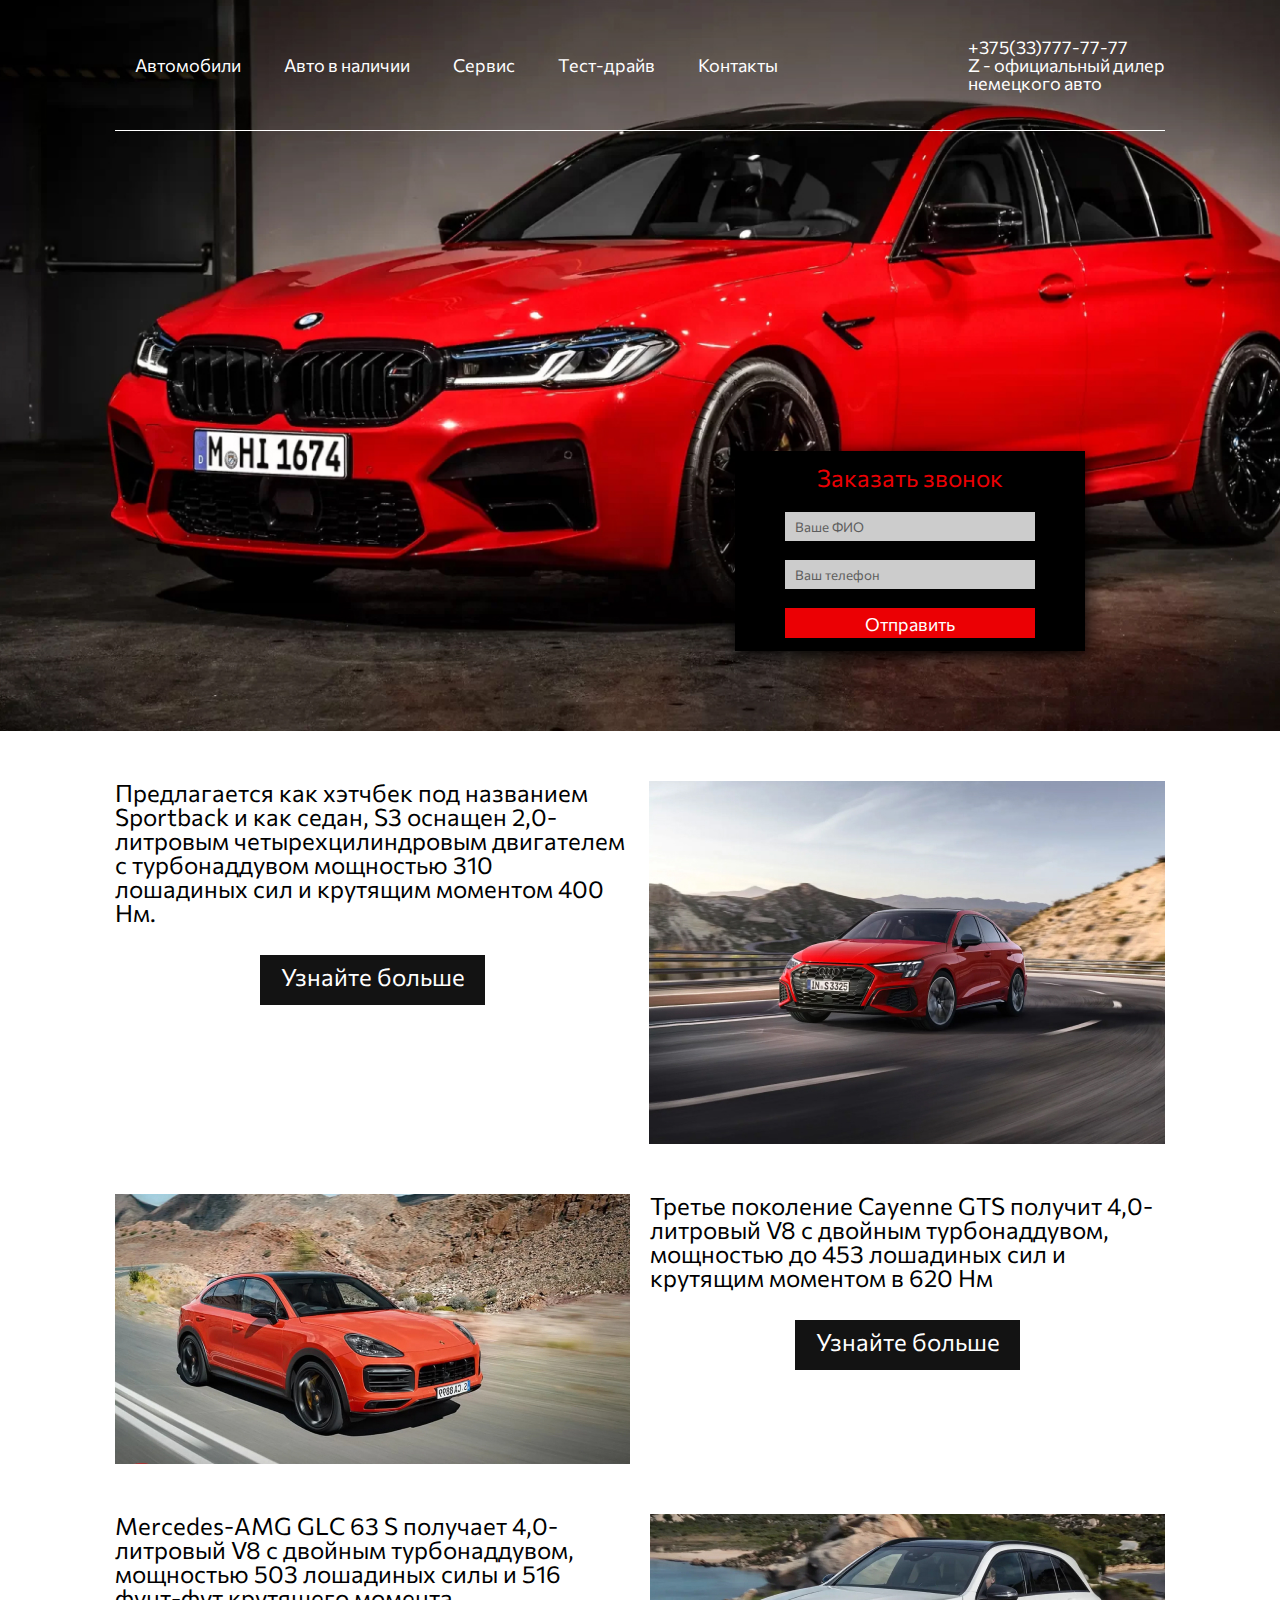
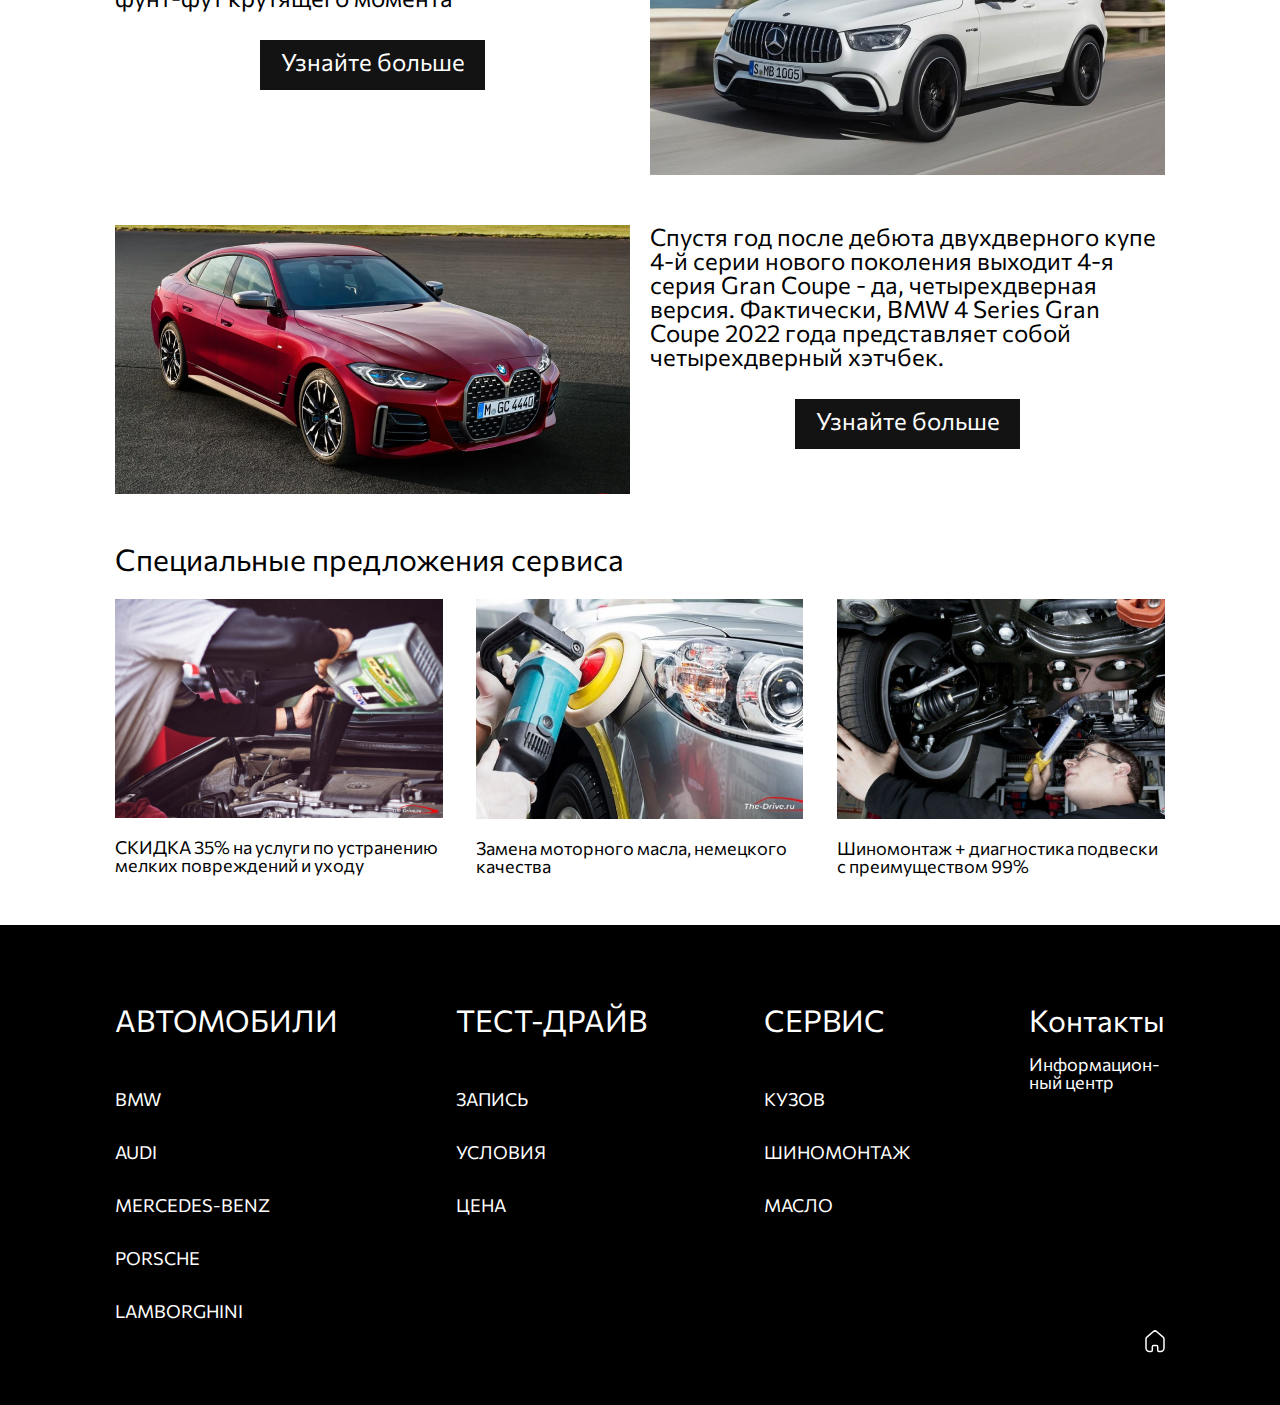
<file: проект+/page-1/index.html>
<!DOCTYPE html>
<html lang="en">
<head>
    <meta charset="UTF-8">
    <meta http-equiv="X-UA-Compatible" content="IE=edge">
    <meta name="viewport" content="width=device-width, initial-scale=1.0">
    <link rel="stylesheet" href="style.css">
    <link href="https://fonts.googleapis.com/css2?family=Commissioner:wght@200;400&display=swap" rel="stylesheet">   
    <title>Document</title>
</head>
<body>
<div class="container">

    <header class="header">


        <div class="conteiner_nav">
            <div class="nav">
                <div class="nav_links">
        <a href="../page-2/index2.html">Автомобили</a>
        <a href="../page-2/index2.html">Авто в наличии</a>
        <a href="../page-5/index5.html">Сервис</a>
        <a href="../page-6/index6.html">Тест-драйв</a>
        <a href="../page-6/index6.html#kontakt">Контакты</a>
                </div>
            
                <div class="nav_contakt">
        <a>+375(33)777-77-77</a>
        <p>Z - официальный дилер<br>немецкого авто</p>
                </div>
            </div>
        </div>
        
        

    <div class="conteiner_sidebar">
        <form action="#" method="post" enctype="multipart/form-data" class="form">
            
            <h2 class="form_title">Заказать звонок</h2>
           
            <div class="form_groupe">
        <input class="form_input" tabindex="1" type="text" name="username" value="" placeholder="Ваше ФИО">
            </div>
        
            <div class="form_groupe">
        <input class="form_input" tabindex="2" type="tel" name="userphone" value="" placeholder="Ваш телефон">
            </div>
        
        <button class="form_btn" type="submit" class="btn_form">Отправить</button>
        </form>
    </div>
        
        

    </header>


<div class="content">
    <div class="content_row-1">
        <div class="content_col-1__text">
            <p>Предлагается как хэтчбек под названием Sportback и как седан, S3 оснащен 2,0-литровым четырехцилиндровым двигателем с турбонаддувом мощностью 310 лошадиных сил и крутящим моментом 400 Нм.</p>
            <a href="../page-4/index4.html#S3" class="content_row-1_btn-1">Узнайте больше</a>  
        </div>
        <div class="content_image-1">
            <img src="../page-1/img/contenet-image-1.jpg" alt="image">
        </div>
    </div>
        
    <div class="content_row-2">
        <div class="content_image-2">
            <img src="../page-1/img/content-image-2.jpg" alt="image">
        </div>
        <div class="content_col-2__text">
            <p>Третье поколение Cayenne GTS получит 4,0-литровый V8 с двойным турбонаддувом, мощностью до 453 лошадиных сил и крутящим моментом в 620 Нм</p>
            <span class="row-2_btn_none-links" data-title="ссылка не активна"><a class="content_row-2_btn-2">Узнайте больше</a></span>  
        </div>
    </div>
        
    <div class="content_row-3">
        <div class="content_col-3__text">
            <p>Mercedes-AMG GLC 63 S получает 4,0-литровый V8 с двойным турбонаддувом, мощностью 503 лошадиных силы и 516 фунт-фут крутящего момента</p>
            <span class="row-3_btn_none-links" data-title="ссылка не активна"><a class="content_row-3_btn-3">Узнайте больше</a></span> 
        </div>
        <div class="content_image-3">
            <img src="../page-1/img/content-image-3.jpg" alt="image">
        </div>
    </div>

    <div class="content_row-4">
        <div class="content_image-4">
            <img src="../page-1/img/content-image-4.jpg" alt="image">
        </div>
        <div class="content_col-4__text">
            <p>Спустя год после дебюта двухдверного купе 4-й серии нового поколения выходит 4-я серия Gran Coupe - да, четырехдверная версия. Фактически, BMW 4 Series Gran Coupe 2022 года представляет собой четырехдверный хэтчбек.</p>
            <a href="../page-3/index3.html #bmw-m4" class="content_row-4_btn-4">Узнайте больше</a> 
        </div>
    </div>

    <div class="content-2_title">
        <h2>Специальные предложения сервиса</h2>
    </div>

    <div class="content-2_row">

        <a href="../page-5/index5.html#oil">
            <div class="content-2_col-1">
                <div class="content-2_image-1">
                    <img src="../page-1/img/content-2-image-1.jpg" alt="image">
                </div>
                <div class="content-2_text-1">
                    <p>СКИДКА 35% на услуги по устранению мелких повреждений и уходу</p>
                </div>
            </div>
        </a>

        <a href="../page-5/index5.html#basket">
            <div class="content-2_col-2">
                <div class="content-2_image-2">
                    <img src="../page-1/img/content-2-image-2.jpg" alt="image">
                </div>
                <div class="content-2_text-2">
                    <p>Замена моторного масла, немецкого качества</p>
                </div>
            </div>
        </a>

        <a href="../page-5/index5.html#tires">
            <div class="content-2_col-3">
                <div class="content-2_image-3">
                    <img src="../page-1/img/content-2-image-3.jpg" alt="image">
                </div>
                <div class="content-2_text-3">
                    <p>Шиномонтаж + диагностика подвески с преимуществом 99%</p>
                </div>
            </div>
        </a>

    </div>
</div>


<div class="aside">
    <div class="aside_container">
        <div class="aside_container_list-1">
            <a href="../page-2/index2.html"><h4>Автомобили</h4></a>
            <a href="../page-3/index3.html">BMW</a>
            <a href="../page-4/index4.html">AUDI</a>
            <span class="aside_none-links" data-title="ссылка не активна"><a>mercedes-benz</a></span>
            <span class="aside_none-links" data-title="ссылка не активна"><a>porsche</a></span>
            <span class="aside_none-links" data-title="ссылка не активна"><a>lamborghini</a></span>
        </div>
        <div class="aside_container_list-2">
            <a href="../page-6/index6.html"><h4>Тест-драйв</h4></a>
            <a href="../page-6/index6.html#writing">Запись</a>
            <a href="../page-6/index6.html#rules">Условия</a>
            <a href="../page-6/index6.html#price">Цена</a>
        </div>
        <div class="aside_container_list-3">
            <a href="../page-5/index5.html"><h4>Сервис</h4></a>
            <a href="../page-5/index5.html#basket">Кузов</a>
            <a href="../page-5/index5.html#tires">Шиномонтаж</a>
            <a href="../page-5/index5.html#oil">Масло</a>
        </div>
        <div class="aside_container_list-4">
            <a href="../page-6/index6.html#kontakt"><h4>Контакты</h4></a>
            <a href="../page-6/index6.html#kontakt">Информацион-<br>ный центр</a>
        </div>


        <div class="btn_icon">
            <a href="../page-1/index.html">
                <svg width="20" height="23" viewBox="0 0 20 23" fill="none" xmlns="http://www.w3.org/2000/svg">
                <path d="M7.30684 20.1497V17.0212C7.30682 16.2254 7.90927 15.5789 8.6557 15.5735H11.3899C12.1399 15.5735 12.7478 16.2217 12.7478 17.0212V20.1594C12.7477 20.8351 13.2535 21.3873 13.8871 21.4031H15.7099C17.527 21.4031 19 19.8327 19 17.8956V8.9958C18.9903 8.23374 18.6547 7.51812 18.0886 7.05261L11.8547 1.69911C10.7626 0.766962 9.21009 0.766962 8.11797 1.69911L1.91139 7.06233C1.34319 7.52595 1.007 8.24276 1 9.00552V17.8956C1 19.8327 2.47304 21.4031 4.29013 21.4031H6.11291C6.76223 21.4031 7.28861 20.8419 7.28861 20.1497" stroke="white" stroke-width="1.5" stroke-linecap="round" stroke-linejoin="round"/>
                </svg>
            </a>
        </div>
    </div>
</div>


</div>
</body>
</html>
</file>
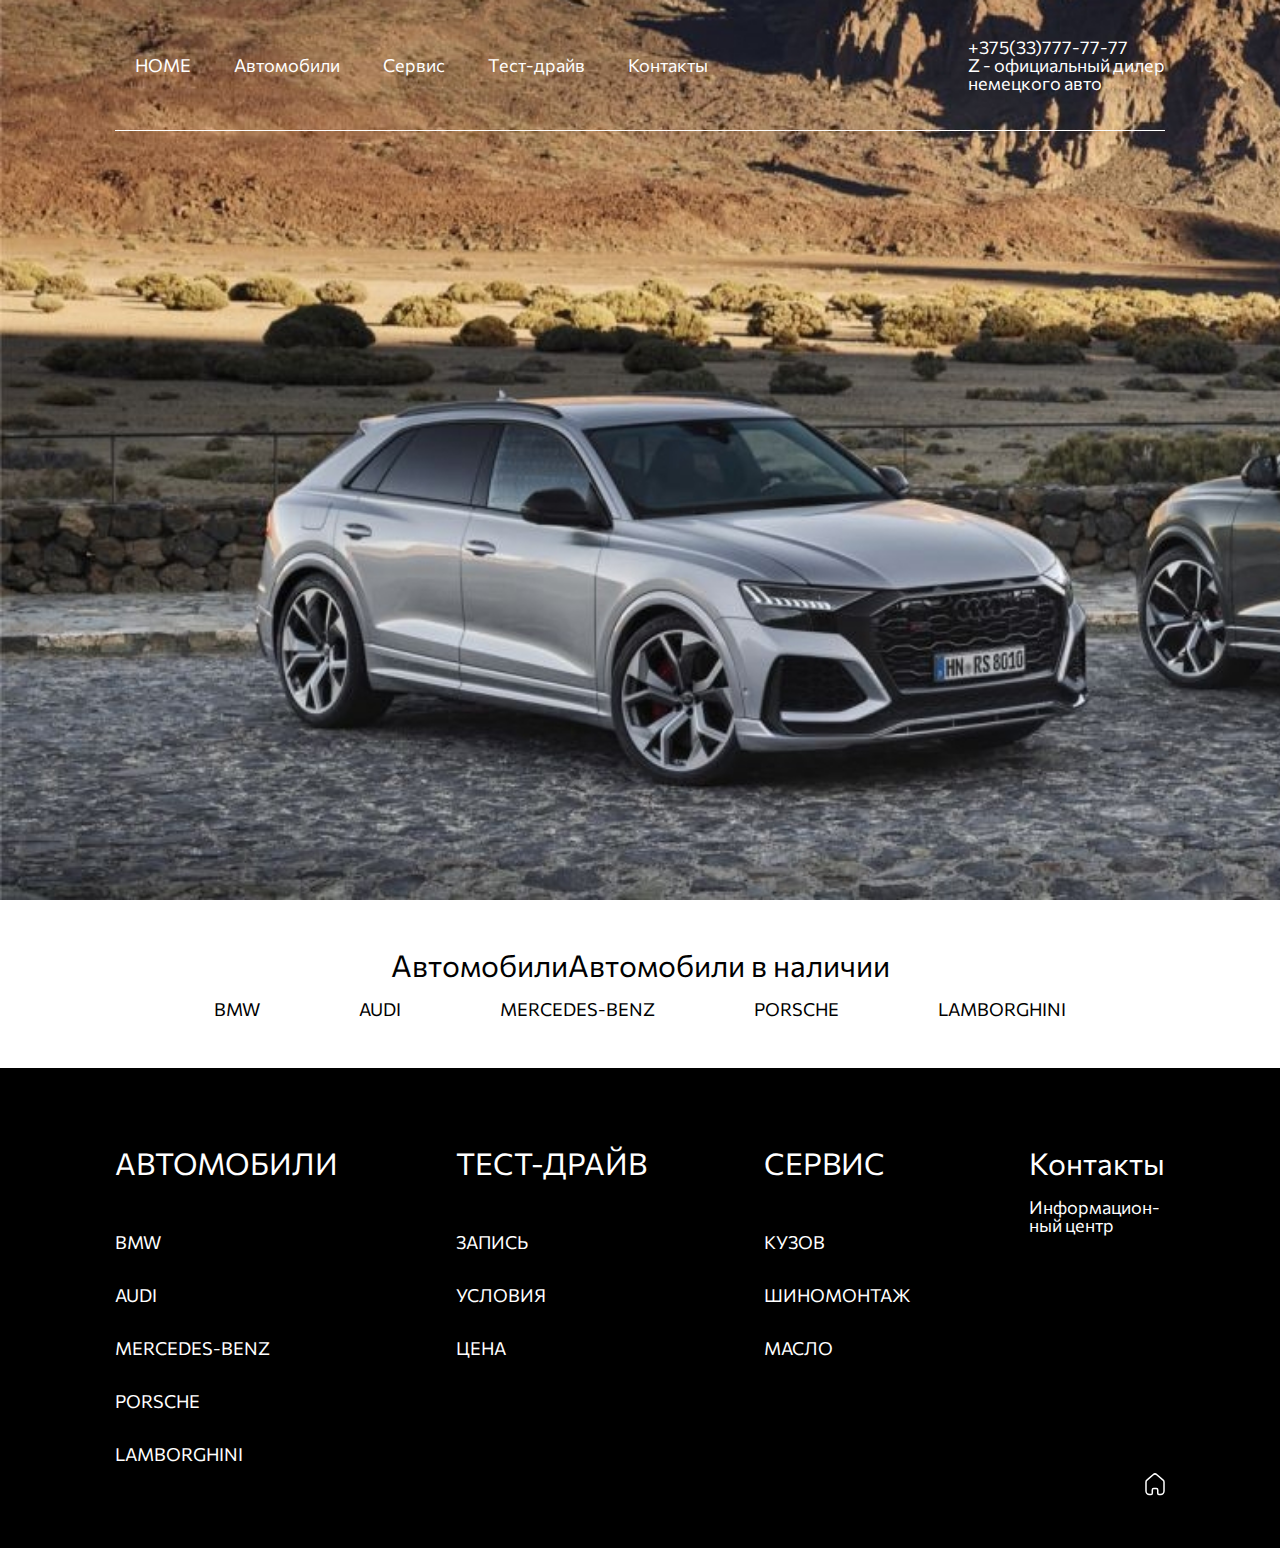
<file: проект+/page-2/index2.html>
<!DOCTYPE html>
<html lang="en">
<head>
    <meta charset="UTF-8">
    <meta http-equiv="X-UA-Compatible" content="IE=edge">
    <meta name="viewport" content="width=device-width, initial-scale=1.0">
    <link rel="stylesheet" href="style2.css">
    <link href="https://fonts.googleapis.com/css2?family=Commissioner:wght@200;400&display=swap" rel="stylesheet">
    <title>Document</title>
</head>
<body>



    <header class="header">
            

        <div class="conteiner_nav">
            <div class="nav">
                <div class="nav_links">
                    <a href="../page-1/index.html">HOME</a>
                    <a href="../page-2/index2.html">Автомобили</a>
                    <a href="../page-5/index5.html">Сервис</a>
                    <a href="../page-6/index6.html">Тест-драйв</a>
                    <a href="../page-6/index6.html#kontakt">Контакты</a>
                </div>
            
                <div class="nav_contakt">
                    <a>+375(33)777-77-77</a>
                    <p>Z - официальный дилер<br>немецкого авто</p>
                </div>
            </div>
        </div>
    
    

    </header>


    <div class="content">
        <div class="column">
            <div class="column__title">
                <a>Автомобили</a>
                <a>Автомобили в наличии</a>
            </div>
            <div class="col__links">
                <ul class="col_links__list">
                    <li><a href="../page-3/index3.html">BMW</a></li>
                    <li><a href="../page-4/index4.html">AUDI</a></li>
                    <li><span class="none-links" data-title="ссылка не активна"><a>mercedes-benz</a></span></li>
                    <li><span class="none-links" data-title="ссылка не активна"><a>porsche</a></span></li>
                    <li><span class="none-links" data-title="ссылка не активна"><a>lamborghini</a></span></li>
                </ul>
            </div>
        </div>
    </div>

    <div class="aside">
        <div class="aside_container">
            <div class="aside_container_list-1">
                <a href="../page-2/index2.html"><h4>Автомобили</h4></a>
                <a href="../page-3/index3.html">BMW</a>
                <a href="../page-4/index4.html">AUDI</a>
                <span class="aside_none-links" data-title="ссылка не активна"><a>mercedes-benz</a></span>
                <span class="aside_none-links" data-title="ссылка не активна"><a>porsche</a></span>
                <span class="aside_none-links" data-title="ссылка не активна"><a>lamborghini</a></span>
            </div>
            <div class="aside_container_list-2">
                <a href="../page-6/index6.html"><h4>Тест-драйв</h4></a>
                <a href="../page-6/index6.html#writing">Запись</a>
                <a href="../page-6/index6.html#rules">Условия</a>
                <a href="../page-6/index6.html#price">Цена</a>
            </div>
            <div class="aside_container_list-3">
                <a href="../page-5/index5.html"><h4>Сервис</h4></a>
                <a href="../page-5/index5.html#basket">Кузов</a>
                <a href="../page-5/index5.html#tires">Шиномонтаж</a>
                <a href="../page-5/index5.html#oil">Масло</a>
            </div>
            <div class="aside_container_list-4">
                <a href="../page-6/index6.html#kontakt"><h4>Контакты</h4></a>
                <a href="../page-6/index6.html#kontakt">Информацион-<br>ный центр</a>
            </div>
        
        
            <div class="btn_icon">
            <a href="../page-1/index.html">
                <svg width="20" height="23" viewBox="0 0 20 23" fill="none" xmlns="http://www.w3.org/2000/svg">
                <path d="M7.30684 20.1497V17.0212C7.30682 16.2254 7.90927 15.5789 8.6557 15.5735H11.3899C12.1399 15.5735 12.7478 16.2217 12.7478 17.0212V20.1594C12.7477 20.8351 13.2535 21.3873 13.8871 21.4031H15.7099C17.527 21.4031 19 19.8327 19 17.8956V8.9958C18.9903 8.23374 18.6547 7.51812 18.0886 7.05261L11.8547 1.69911C10.7626 0.766962 9.21009 0.766962 8.11797 1.69911L1.91139 7.06233C1.34319 7.52595 1.007 8.24276 1 9.00552V17.8956C1 19.8327 2.47304 21.4031 4.29013 21.4031H6.11291C6.76223 21.4031 7.28861 20.8419 7.28861 20.1497" stroke="white" stroke-width="1.5" stroke-linecap="round" stroke-linejoin="round"/>
                </svg>
                </a>
            </div>
        </div>
    </div>
        

        
</body>
</html>
</file>
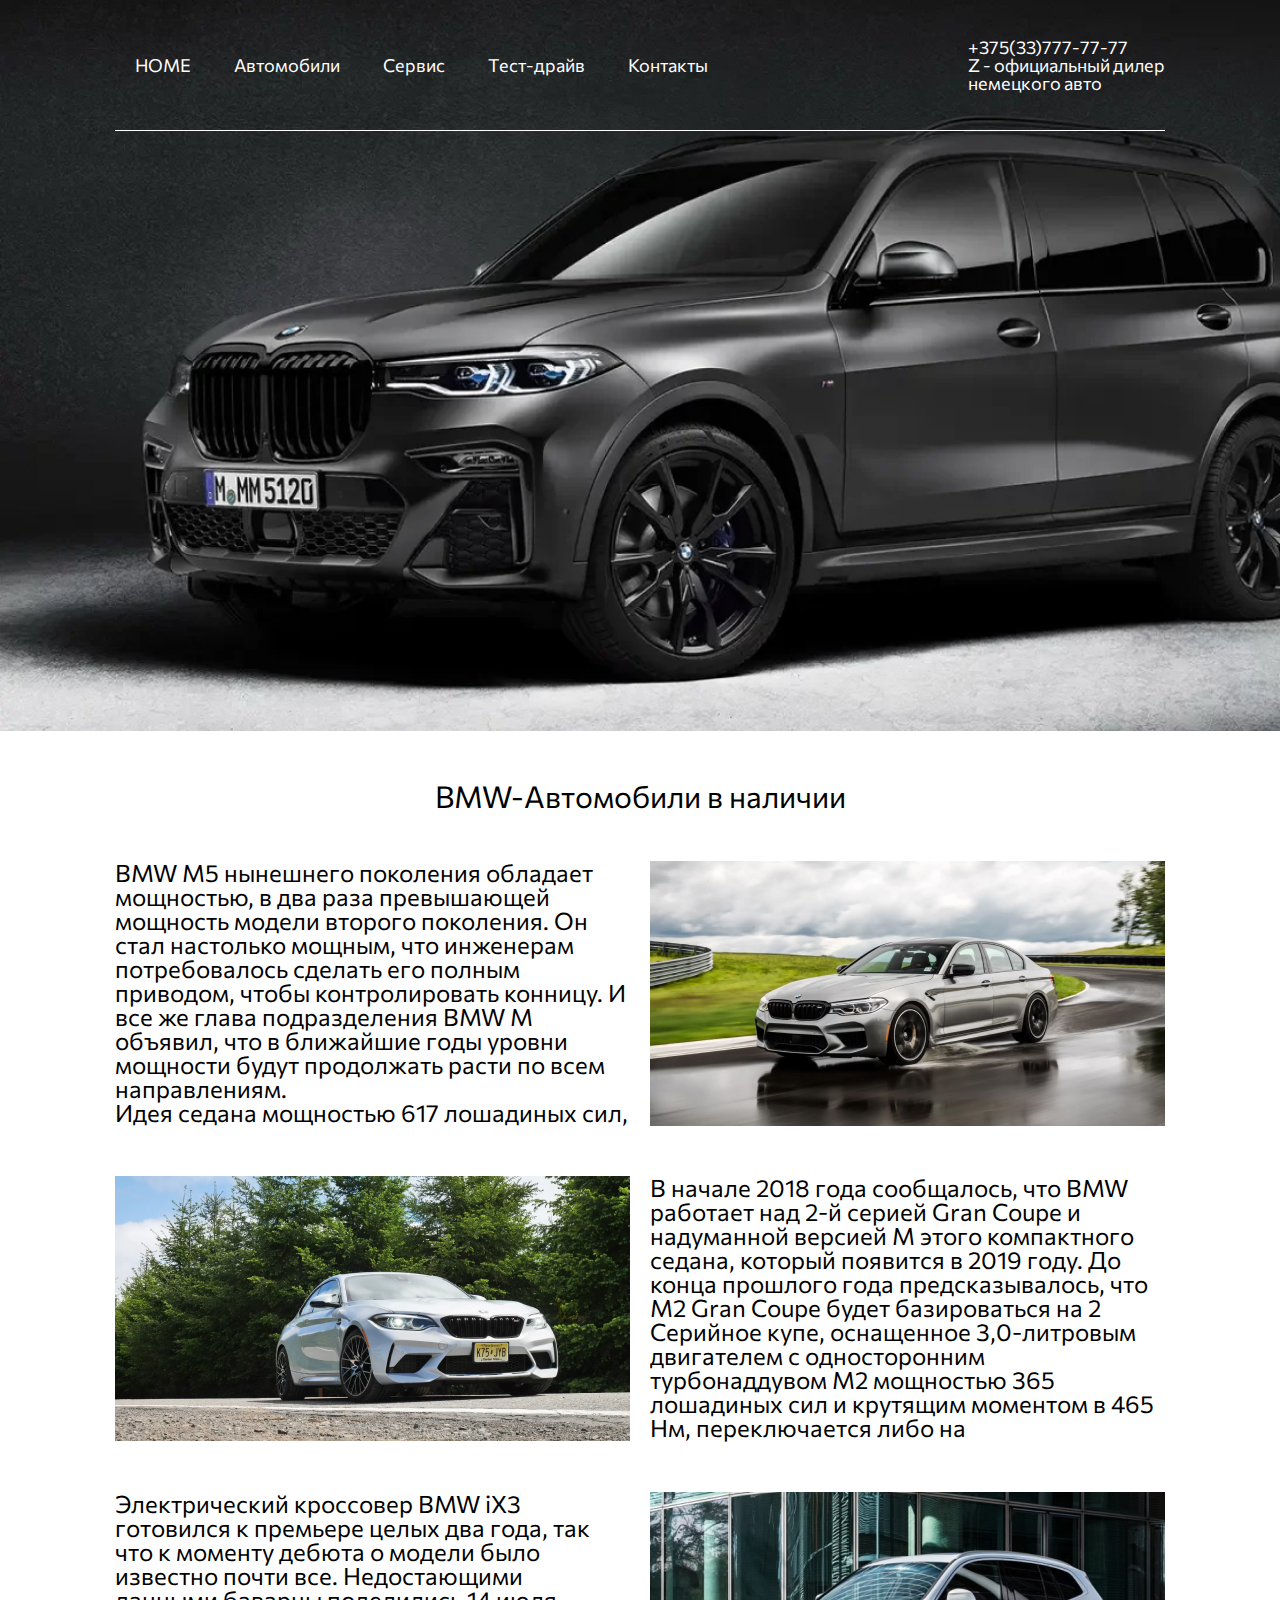
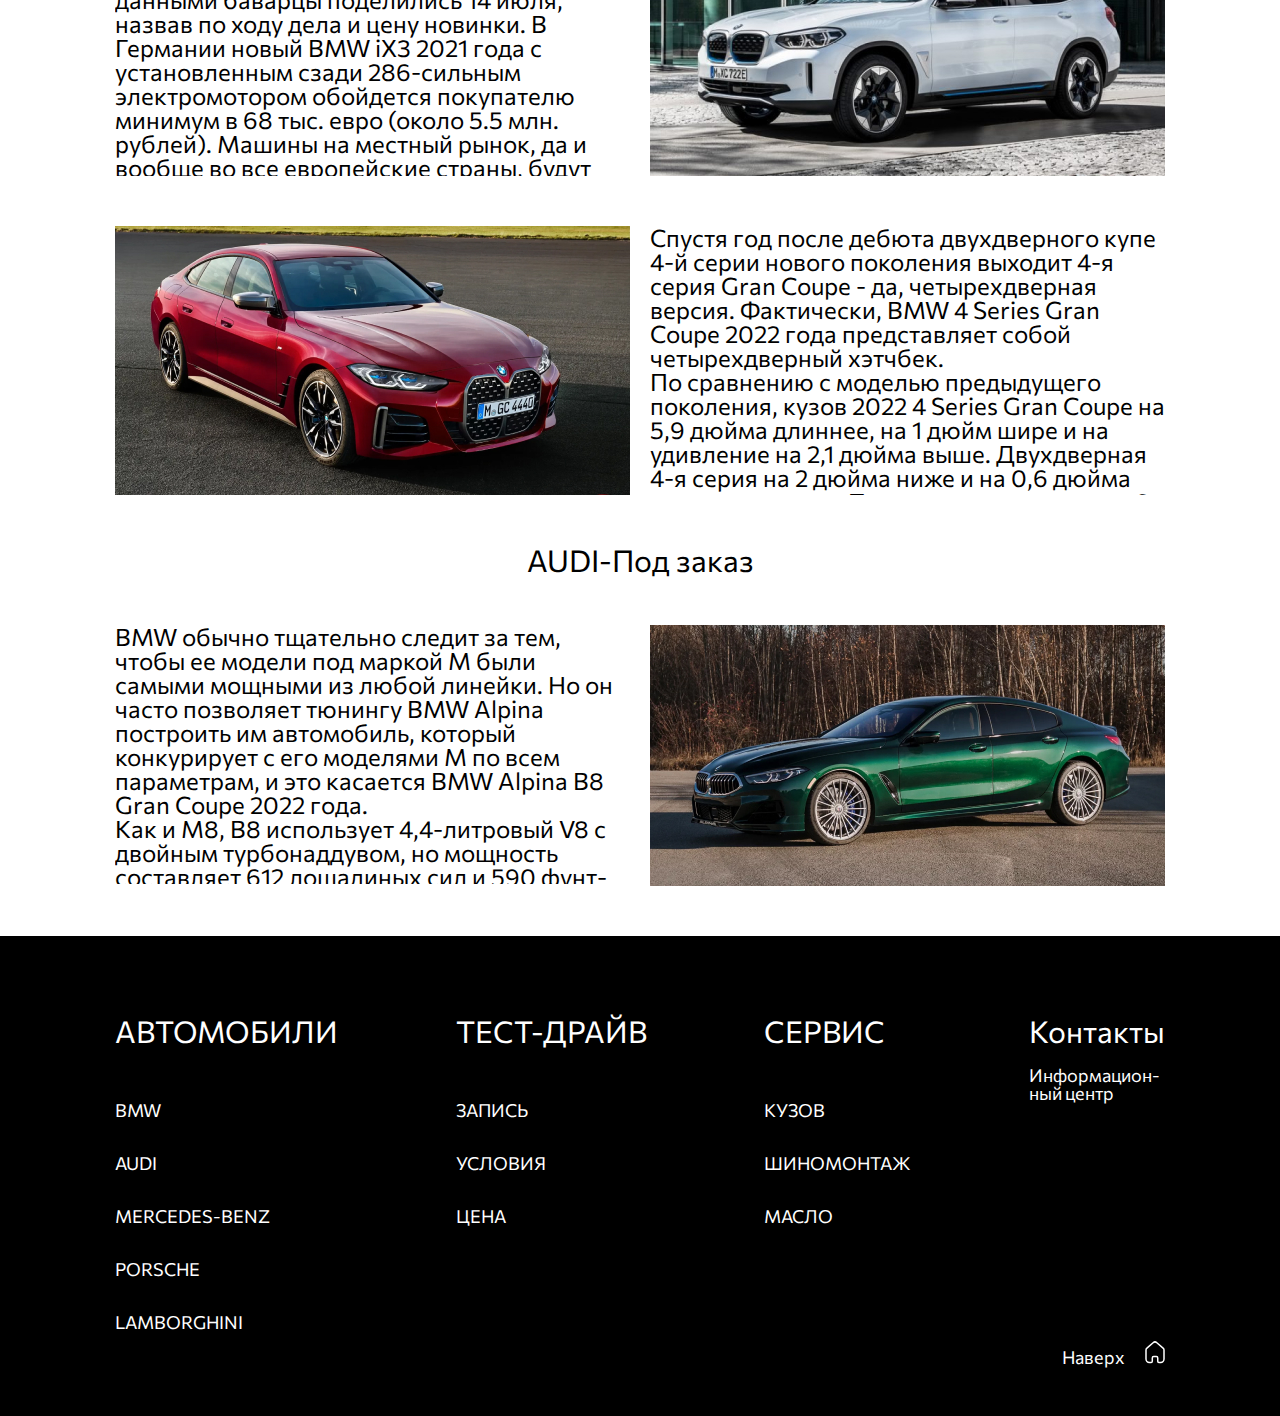
<file: проект+/page-3/index3.html>
<!DOCTYPE html>
<html lang="en">
<head>
    <meta charset="UTF-8">
    <meta http-equiv="X-UA-Compatible" content="IE=edge">
    <meta name="viewport" content="width=device-width, initial-scale=1.0">
    <link rel="stylesheet" href="style3.css">
    <link href="https://fonts.googleapis.com/css2?family=Commissioner:wght@200;400&display=swap" rel="stylesheet">   
    <title>Document</title>
</head>
<body>
<div class="container">

    <header class="header">
            

        <div class="conteiner_nav">
            <div class="nav">
                <div class="nav_links">
                    <a href="../page-1/index.html">HOME</a>
                    <a href="../page-2/index2.html">Автомобили</a>
                    <a href="../page-5/index5.html">Сервис</a>
                    <a href="../page-6/index6.html">Тест-драйв</a>
                    <a href="../page-6/index6.html#kontakt">Контакты</a>
                </div>
            
                <div class="nav_contakt">
                    <a>+375(33)777-77-77</a>
                    <p>Z - официальный дилер<br>немецкого авто</p>
                </div>
            </div>
        </div>

    </header>

        <div class="title_content">
            <h2>BMW-Автомобили в наличии</h2>
        </div>

    <div class="content">
        <div class="content_row-1">
            <div class="content_col-1__text">
                <p>BMW M5 нынешнего поколения обладает мощностью, в два раза превышающей мощность модели второго поколения. Он стал настолько мощным, что инженерам потребовалось сделать его полным приводом, чтобы контролировать конницу. И все же глава подразделения BMW M объявил, что в ближайшие годы уровни мощности будут продолжать расти по всем направлениям.</p>
                <p>Идея седана мощностью 617 лошадиных сил, такого как M5 (на фото), звучала прямо-таки страшно 10 или 15 лет назад. В 2020 году он будет чувствовать себя комфортно, посадив свою мать за руль большого седана и отправив ее в продуктовый магазин в середине зимы. За последние десять лет настройка шасси значительно улучшилась, а технологии стали намного лучше.</p>
                <p>Вопреки распространенному мнению, дополнительная сила не просто компенсирует дополнительный вес. M5 неизбежно становился все больше и тяжелее с течением времени, но его отношение мощности к весу улучшилось. Вышеупомянутая модель поколения E34 имела вес около 3847 фунтов, поэтому каждая мощность, развиваемая ее мощной 3,5-литровой шестеркой, имела около 12 фунтов для перемещения. Напротив, текущий M5 весит 4370 фунтов; каждая мощность в его кричащем V8 с двойным турбонаддувом составляет примерно семь фунтов.</p>
            </div>
            <div class="content_image-1">
                <img src="../page-3/image/content-image-1.jpg" alt="image">
            </div>
        </div>
        
        <div class="content_row-2">
            <div class="content_image-2">
                <img src="../page-3/image/content-image-2.jpg" alt="image">
            </div>
            <div class="content_col-2__text">
                <p>В начале 2018 года сообщалось, что BMW работает над 2-й серией Gran Coupe и надуманной версией M этого компактного седана, который появится в 2019 году. До конца прошлого года предсказывалось, что M2 Gran Coupe будет базироваться на 2 Серийное купе, оснащенное 3,0-литровым двигателем с односторонним турбонаддувом M2 мощностью 365 лошадиных сил и крутящим моментом в 465  Нм, переключается либо на шестиступенчатую механическую коробку передач, либо на семиступенчатую коробку передач с двойным сцеплением. С тех пор мы встретились с M5 Competition мощностью 405 л.с., ограниченным тиражом M2 CS 444 л.с. и GC 2-й серии. Измененный ландшафт приводит к новому прогнозу для M2 и M2 Gran Coupe. BMW расчистил путь для купе второго поколения RWD 2 Series под кодовым названием G42, а также купе M2 на базе автомобиля RWD и M2 Gran Coupe на базе стандартного полноприводного 2 Series.</p>
                <p>Ожидается, что M2 будет использовать версию 3,0-литрового двухцилиндрового двигателя с турбонаддувом, уже установленного на X3 M и X4 M, мощностью 473 л.с. и 600 Нм крутящего момента, и вскоре будет появится в новом M3 и M4 также. Источники указывают, что предстоящий G87 M2 получит "по крайней мере 420 л.с." от шестерки. Руководство с шестью скоростями делает прыжок к новому поколению, но двойное сцепление с семью скоростями удаляется, замененный традиционным автоматическим с восемью скоростями.</p>
                <p>Хотя M2 планируется немного увеличить в весе и получить еще более широкую заднюю колею, время его ускорения, как полагают, будет стабильным с нынешним соревнованием M2, которое разгоняется до 100 км в час за 4,2 секунды. Максимальная скорость поднимается до 280 км в час при оснащении пакетом M Driver. M2 останется задним приводом, чтобы поддержать пуристские полномочия и предоставить уникальное торговое предложение против полноприводных конкурентов.</p>
            </div>
        </div>
        
        <div class="content_row-3">
            <div class="content_col-3__text">
                <p>Электрический кроссовер BMW iX3 готовился к премьере целых два года, так что к моменту дебюта о модели было известно почти все. Недостающими данными баварцы поделились 14 июля, назвав по ходу дела и цену новинки. В Германии новый BMW iX3 2021 года с установленным сзади 286-сильным электромотором обойдется покупателю минимум в 68 тыс. евро (около 5.5 млн. рублей). Машины на местный рынок, да и вообще во все европейские страны, будут завозиться из Китая, ведь завод BMW Brilliance в Шэньяне станет единственным местом сборки электромобиля.</p>
                <p>Уровней оснащения предусмотрено два. В стандартную комплектацию Inspiring входят цифровая приборка как у гибрида xDrive30e, медиацентр с 10-дюймовым дисплеем, трехзонный климат-контроль, панорамная крыша, электропривод двери багажника. Опциональный пакет Impressive наделяет автомобиль адаптивной оптикой, акустическими передними стеклами, проекционным дисплеем, улучшенным парковочным ассистентом, функцией распознавания жестов и аудиосистемой объемного звучания Harman Kardon.</p>
                <p>В плане конфигурации салона и багажника электрический БМВ iX3 не сильно отличается от собратьев с традиционными ДВС. Задние сиденья здесь так же разделены в пропорции 40:20:40, но грузовой отсек чуть менее вместительный. Базовый объем багажника составляет 510 литров, максимальный – 1560 литров. Классические бензиновые и дизельные версии модели, для сравнения, способны принять 550-1600 литров поклажи.</p>
            </div>
            <div class="content_image-3">
                <img src="../page-3/image/content-image-3.jpg" alt="image">
            </div>
        </div>

        <div id="bmw-m4" class="content_row-4">
            <div class="content_image-4">
                <img src="../page-3/image/contenet-image-4.jpg" alt="image">
            </div>
            <div class="content_col-4__text">
                <p>Спустя год после дебюта двухдверного купе 4-й серии нового поколения выходит 4-я серия Gran Coupe - да, четырехдверная версия. Фактически, BMW 4 Series Gran Coupe 2022 года представляет собой четырехдверный хэтчбек.</p>
                <p>По сравнению с моделью предыдущего поколения, кузов 2022 4 Series Gran Coupe на 5,9 дюйма длиннее, на 1 дюйм шире и на удивление на 2,1 дюйма выше. Двухдверная 4-я серия на 2 дюйма ниже и на 0,6 дюйма короче по длине. По сравнению с седаном 3-й серии, четырехдверный седан 4-й серии почти на 3 дюйма длиннее, на дюйм шире и почти такой же высоты. Естественно, в дизайне использована гигантская решетка с расширенными ноздрями. На лицевой панели также установлены адаптивные светодиодные фары и U-образные оптоволоконные дневные ходовые огни (адаптивные светодиоды Icon с Laserlight являются дополнительными). Спойлер появляется на задней кромке задней двери багажного отделения, а на виде профиля видны новые дверные ручки заподлицо и безрамное дверное стекло.</p>
                <p>BMW заявляет, что 430i Gran Coupe разгоняется от 0 до 60 миль в час за 5,8 секунды, а M440i xDrive Gran Coupe - за 4,4 секунды. Таким образом, 430i Gran Coupe отстает от своего двухдверного собрата на 0,3 секунды, а M440i xDrive Gran Coupe отстает от своего двухдверного собрата на 0,1 секунды.</p>
            </div>
        </div>

        <div class="title-2_content">
            <h2>AUDI-Под заказ</h2>
        </div>
    
        <div class="content-2_row-1">
            <div class="content-2_col-1__text">
                <p>BMW обычно тщательно следит за тем, чтобы ее модели под маркой M были самыми мощными из любой линейки. Но он часто позволяет тюнингу BMW Alpina построить им автомобиль, который конкурирует с его моделями M по всем параметрам, и это касается BMW Alpina B8 Gran Coupe 2022 года.</p>
                <p>Как и M8, B8 использует 4,4-литровый V8 с двойным турбонаддувом, но мощность составляет 612 лошадиных сил и 590 фунт-фут крутящего момента. Это увеличение на 12 лошадиных сил и 37 фунт-футов по сравнению с автомобилем марки М. 617 лошадиных сил M8 Competition едва ли превосходят Alpina, но у него такой же меньший крутящий момент, как у несоревновательного автомобиля. Максимальная скорость B8 также выше, с V-max 201 миль в час по сравнению с 190 у M8. Но M8 все еще может похвастаться более быстрым разгоном до 100 км/ч за 3 секунды по сравнению с 3,3 B8. Это может быть как-то связано с тем фактом, что снаряженная масса Alpina в 4831 фунт на 351 фунт больше, чем у M8.</p>
                <p>Alpina B8 также отличается улучшенными характеристиками по сравнению с M850i Gran Coupe, но они не так агрессивны, как M8. Он получил четырехпоршневые передние тормозные суппорты, четырехколесное рулевое управление, задний дифференциал повышенного трения, более жесткий амортизатор и нижние опоры поперечных рычагов, а также усиленные стабилизаторы поперечной устойчивости. Это должно сделать Alpina довольно спортивным, но M8 получит шестипоршневые передние тормозные суппорты и механический дифференциал повышенного трения с электронным управлением для еще более впечатляющей управляемости и торможения.</p>
            </div>
            <div class="content-2_image-1">
                <img src="../page-3/image/content-image-5.jpg" alt="image">
            </div>
        </div>


    </div>

        <div class="aside">
            <div class="aside_container">
                <div class="aside_container_list-1">
                    <a href="../page-2/index2.html"><h4>Автомобили</h4></a>
                    <a href="../page-3/index3.html">BMW</a>
                    <a href="../page-4/index4.html">AUDI</a>
                    <span class="aside_none-links" data-title="ссылка не активна"><a>mercedes-benz</a></span>
                    <span class="aside_none-links" data-title="ссылка не активна"><a>porsche</a></span>
                    <span class="aside_none-links" data-title="ссылка не активна"><a>lamborghini</a></span>
                </div>
                <div class="aside_container_list-2">
                    <a href="../page-6/index6.html"><h4>Тест-драйв</h4></a>
                    <a href="../page-6/index6.html#writing">Запись</a>
                    <a href="../page-6/index6.html#rules">Условия</a>
                    <a href="../page-6/index6.html#price">Цена</a>
                </div>
                <div class="aside_container_list-3">
                    <a href="../page-5/index5.html"><h4>Сервис</h4></a>
                    <a href="../page-5/index5.html#basket">Кузов</a>
                    <a href="../page-5/index5.html#tires">Шиномонтаж</a>
                    <a href="../page-5/index5.html#oil">Масло</a>
                </div>
                <div class="aside_container_list-4">
                    <a href="../page-6/index6.html#kontakt"><h4>Контакты</h4></a>
                    <a href="../page-6/index6.html#kontakt">Информацион-<br>ный центр</a>
                </div>
        
            <div class="btn_up">
                <a href="../page-3/index3.html">Наверх</a>
            </div>
        
                <div class="btn_icon">
                    <a href="../page-1/index.html">
                    <svg width="20" height="23" viewBox="0 0 20 23" fill="none" xmlns="http://www.w3.org/2000/svg">
                    <path d="M7.30684 20.1497V17.0212C7.30682 16.2254 7.90927 15.5789 8.6557 15.5735H11.3899C12.1399 15.5735 12.7478 16.2217 12.7478 17.0212V20.1594C12.7477 20.8351 13.2535 21.3873 13.8871 21.4031H15.7099C17.527 21.4031 19 19.8327 19 17.8956V8.9958C18.9903 8.23374 18.6547 7.51812 18.0886 7.05261L11.8547 1.69911C10.7626 0.766962 9.21009 0.766962 8.11797 1.69911L1.91139 7.06233C1.34319 7.52595 1.007 8.24276 1 9.00552V17.8956C1 19.8327 2.47304 21.4031 4.29013 21.4031H6.11291C6.76223 21.4031 7.28861 20.8419 7.28861 20.1497" stroke="white" stroke-width="1.5" stroke-linecap="round" stroke-linejoin="round"/>
                    </svg>
                    </a>
                </div>
            </div>
        </div>
        



</div>
</body>
</html>
</file>
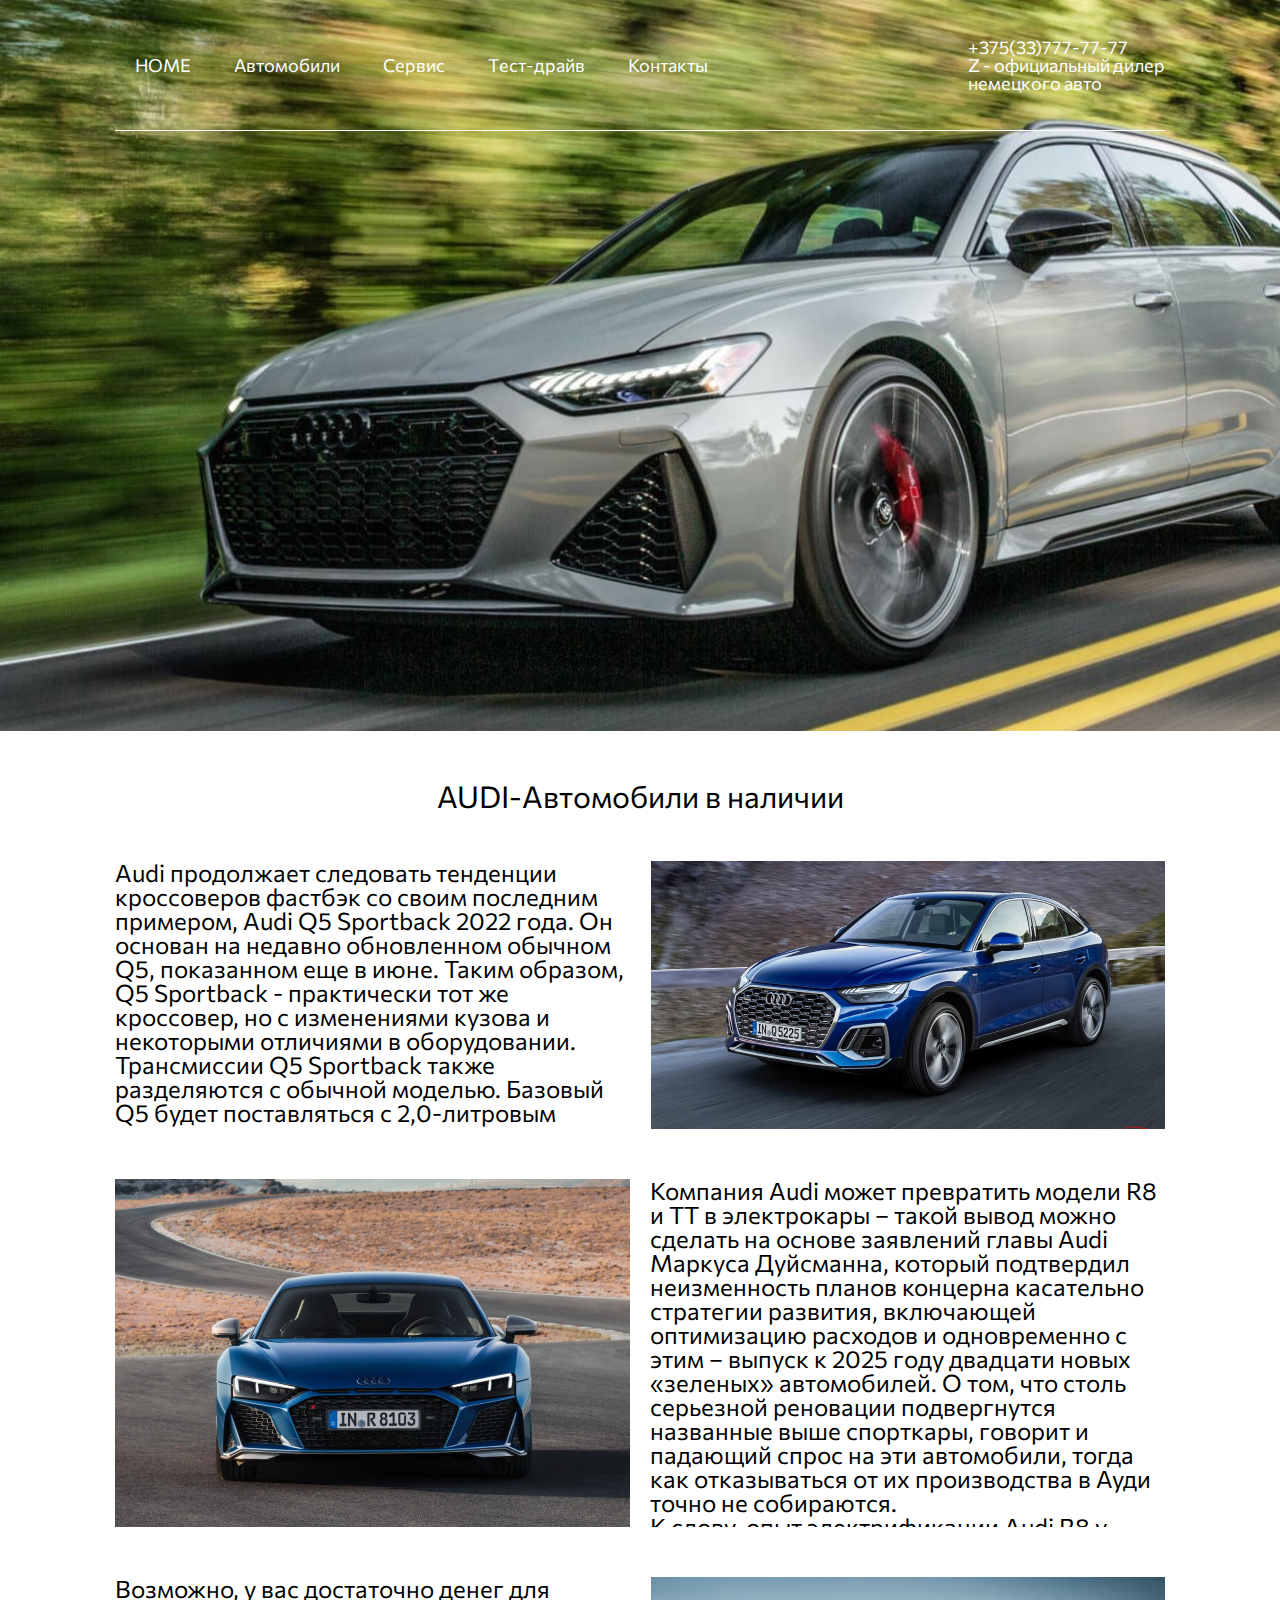
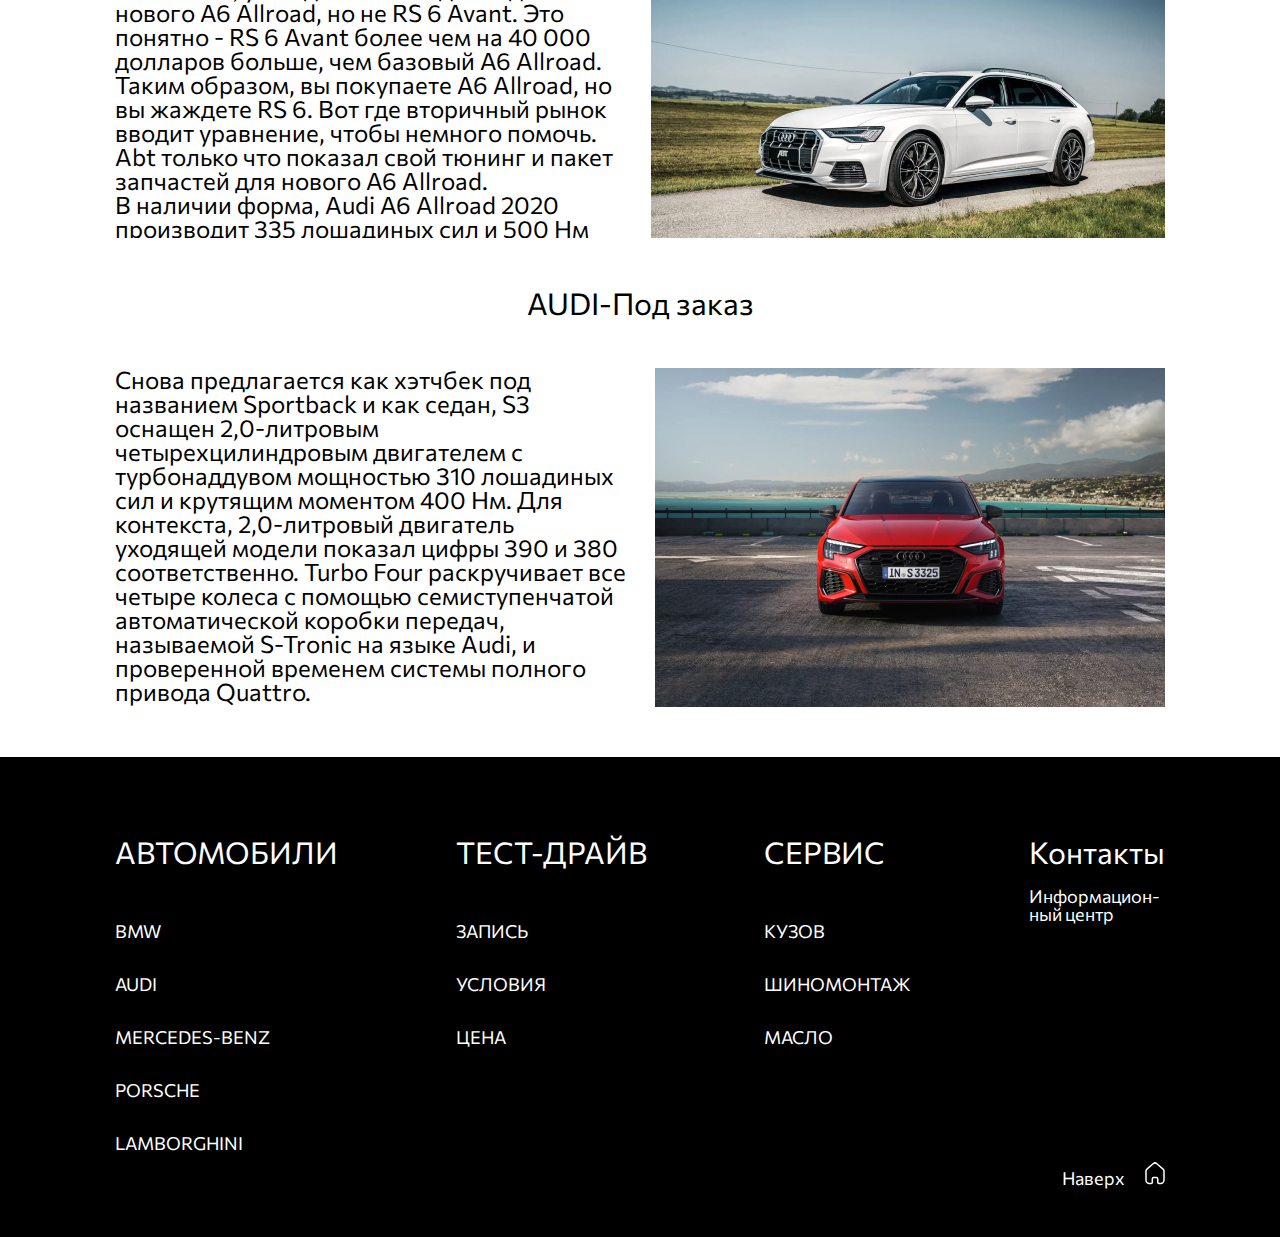
<file: проект+/page-4/index4.html>
<!DOCTYPE html>
<html lang="en">
<head>
    <meta charset="UTF-8">
    <meta http-equiv="X-UA-Compatible" content="IE=edge">
    <meta name="viewport" content="width=device-width, initial-scale=1.0">
    <link rel="stylesheet" href="style4.css">
    <link href="https://fonts.googleapis.com/css2?family=Commissioner:wght@200;400&display=swap" rel="stylesheet">   
    <title>Document</title>
</head>
<body>
<div class="container">

    <header class="header">



        <div class="conteiner_nav">
            <div class="nav">
                <div class="nav_links">
                    <a href="../page-1/index.html">HOME</a>
                    <a href="../page-2/index2.html">Автомобили</a>
                    <a href="../page-5/index5.html">Сервис</a>
                    <a href="../page-6/index6.html">Тест-драйв</a>
                    <a href="../page-6/index6.html#kontakt">Контакты</a>
                </div>
    
                <div class="nav_contakt">
                    <a>+375(33)777-77-77</a>
                    <p>Z - официальный дилер<br>немецкого авто</p>
                </div>
            </div>
        </div>


    </header>

    <div class="title_content">
        <h2>AUDI-Автомобили в наличии</h2>
    </div>

    <div class="content">
        <div class="content_row-1">
            <div class="content_col-1__text">
                <p>Audi продолжает следовать тенденции кроссоверов фастбэк со своим последним примером, Audi Q5 Sportback 2022 года. Он основан на недавно обновленном обычном Q5, показанном еще в июне. Таким образом, Q5 Sportback - практически тот же кроссовер, но с изменениями кузова и некоторыми отличиями в оборудовании.</p>
                <p>Трансмиссии Q5 Sportback также разделяются с обычной моделью. Базовый Q5 будет поставляться с 2,0-литровым четырехцилиндровым двигателем с турбонаддувом и мягким гибридом, развивающим 261 л.с. и 370 Нм крутящего момента. Он работает в паре с семиступенчатой автоматической коробкой передач DCT и полным приводом. SQ5 получит 3,0-литровый V6 с турбонаддувом мощностью 349 лошадиных сил и 500 Нм крутящего момента. Эта модель также получит полный привод, но с традиционным восьмиступенчатым автоматом. Хотя подключаемый гибридный силовой агрегат доступен на обычном Q5, мы не планируем предлагать его с Sportback. Q5 Sportback также стандартно поставляется со спортивной подвеской, которая является опцией для обычной модели. Другие варианты - это электронно регулируемые амортизаторы и пневматическая подвеска.</p>
            </div>
            <div class="content_image-1">
                <img src="../page-4/img/content-image-1.jpg" alt="image">
            </div>
        </div>

        <div class="content_row-2">
            <div class="content_image-2">
                <img src="../page-4/img/content-image-2.jpg" alt="image">
            </div>
            <div class="content_col-2__text">
                <p>Компания Audi может превратить модели R8 и TT в электрокары – такой вывод можно сделать на основе заявлений главы Audi Маркуса Дуйсманна, который подтвердил неизменность планов концерна касательно стратегии развития, включающей оптимизацию расходов и одновременно с этим – выпуск к 2025 году двадцати новых «зеленых» автомобилей. О том, что столь серьезной реновации подвергнутся названные выше спорткары, говорит и падающий спрос на эти автомобили, тогда как отказываться от их производства в Ауди точно не собираются.</p>
                <p>К слову, опыт электрификации Audi R8 у немецких инженеров уже был: модификация e-tron получилась достаточно дорогой (1 млн. евро) и была выпущена тиражом менее 100 штук, но предлагала вполне достойные 450 км. пробега на одной зарядке, 462 лошадиных силы (920 Нм) совокупной мощности тандема двух электродвигателей и 3,9 секунды разгона до «сотни». Как компании удастся удешевить свои новые спортивные электрокары, сделав их массовыми?</p>
                <p>Согласно данным инсайдеров, немцы готовятся приступить к сотрудничеству со специалистами из Porsche, а результатом такой совместной работы должно стать появление не только инновационных двигателей, но и новой платформы. Скорее всего, в ее основу ляжет текущая электрическая «тележка» Premium Platform Electric, которую основательно доработают для придания ей большей универсальности.</p>
            </div>
        </div>

        <div class="content_row-3">
            <div class="content_col-3__text">
               <p>Возможно, у вас достаточно денег для нового A6 Allroad, но не RS 6 Avant. Это понятно - RS 6 Avant более чем на 40 000 долларов больше, чем базовый A6 Allroad. Таким образом, вы покупаете A6 Allroad, но вы жаждете RS 6. Вот где вторичный рынок вводит уравнение, чтобы немного помочь. Abt только что показал свой тюнинг и пакет запчастей для нового A6 Allroad.</p>
               <p>В наличии форма, Audi A6 Allroad 2020 производит 335 лошадиных сил и 500 Нм крутящего момента от своего 3,0-литрового двигателя V6 с турбонаддувом. С настройкой Abt эти цифры подскочили до 419 лошадиных сил и 549 Нм крутящего момента, увеличившись на 84 и 49 соответственно. Этого достаточно для увеличения мощности, чтобы быть легко заметным. Этой мощности почти достаточно, чтобы привести его в соответствие с новым седаном S6 (443 лошадиных силы и 600 Нм), который продает Audi - есть нулевой шанс, что Audi сделает версию All6 S6, так что это как можно ближе к время Abt не указывает 0-100 км/час для дополнительной мощности, но при наличии A6 Allroad осуществляет за 5,1 секунды. Это не близко к 3,5 секундам, которые требуются RS 6 Avant для того же, но здесь все зависит от стоимости.</p>
               <p>В дополнение, вы можете купить ряд дополнительных функций, чтобы ваш A6 Allroad выглядел немного более угрожающе. Есть несколько колес, которые вы можете выбрать в 20- и 21-дюймовом размере. Модернизация интерьера состоит из дополнительных кусков карбона и других частей с надписью Abt на них. Также имеется крышка двигателя Abt и даже лампы Abt для луж.</p>
            </div>
            <div class="content_image-3">
               <img src="../page-4/img/contnet-image-3.jpg" alt="image">
            </div>
        </div>

        <div class="title-2_content">
            <h2>AUDI-Под заказ</h2>
        </div>

        <div id="S3" class="content-2_row-1">
            <div class="content-2_col-1__text">
                <p>Снова предлагается как хэтчбек под названием Sportback и как седан, S3 оснащен 2,0-литровым четырехцилиндровым двигателем с турбонаддувом мощностью 310 лошадиных сил и крутящим моментом 400 Нм. Для контекста, 2,0-литровый двигатель уходящей модели показал цифры 390 и 380 соответственно. Turbo Four раскручивает все четыре колеса с помощью семиступенчатой автоматической коробки передач, называемой S-Tronic на языке Audi, и проверенной временем системы полного привода Quattro.</p>
                <p>Audi разгоняет S3 до 100 км/час за 4,8 секунды, а его максимальная скорость ограничена электроникой на отметке 250 км/час. Однако его задача - не просто быстро двигаться по прямой. Он также получает подвеску для конкретной модели, которая примерно на полдюйма ниже, чем у A3, чувствительное к скорости рулевое управление и улучшенные тормоза. Компания объяснила, что ее инженеры увеличили разницу между комфортом и производительностью, чтобы сделать S3 лучшим универсальным автомобилем.</p>
                <p>Пока инженеры настраивали шасси, стилисты были заняты приданием S3 внешнего вида, который явно отличается от A3 четвертого поколения, на котором он основан. При взгляде спереди он получает затемненную решетку радиатора, большие воздухозаборники, вырезанные в бампере, и три тонких вентиляционных отверстия, расположенные прямо под капотом, которые создают визуальную связь между S3 и Sport Quattro, доминировавшим на международной арене ралли во время гонки. 1980-й года. Сзади оба стиля кузова носят более агрессивный спойлер и относительно тонкий воздушный диффузор, окруженный четырьмя овальными насадками выхлопной системы. 18-дюймовые колеса входят в стандартную комплектацию, по крайней мере, на европейском рынке, а 19-дюймовые легкосплавные диски предлагаются за дополнительную плату.</p>
                <p>Новый Audi S3 продается по всей Европе моделью 2020 года. В Германии модель Sportback имеет базовую цену в 46 302 евро, а седан - от 47 179 евро, что составляет около 54 600 и 55 700 долларов соответственно. Цены и спецификации будут опубликованы в ближайшее время</p>
            </div>
            <div class="content-2_image-1">
                <img src="../page-4/img/content-image-4.jpg" alt="image">
            </div>
        </div>
    </div>



    <div class="aside">
        <div class="aside_container">
            <div class="aside_container_list-1">
                <a href="../page-2/index2.html"><h4>Автомобили</h4></a>
                <a href="../page-3/index3.html">BMW</a>
                <a href="../page-4/index4.html">AUDI</a>
                <span class="aside_none-links" data-title="ссылка не активна"><a>mercedes-benz</a></span>
                <span class="aside_none-links" data-title="ссылка не активна"><a>porsche</a></span>
                <span class="aside_none-links" data-title="ссылка не активна"><a>lamborghini</a></span>
            </div>
            <div class="aside_container_list-2">
                <a href="../page-6/index6.html"><h4>Тест-драйв</h4></a>
                <a href="../page-6/index6.html#writing">Запись</a>
                <a href="../page-6/index6.html#rules">Условия</a>
                <a href="../page-6/index6.html#price">Цена</a>
            </div>
            <div class="aside_container_list-3">
                <a href="../page-5/index5.html"><h4>Сервис</h4></a>
                <a href="../page-5/index5.html#basket">Кузов</a>
                <a href="../page-5/index5.html#tires">Шиномонтаж</a>
                <a href="../page-5/index5.html#oil">Масло</a>
            </div>
            <div class="aside_container_list-4">
                <a href="../page-6/index6.html#kontakt"><h4>Контакты</h4></a>
                <a href="../page-6/index6.html#kontakt">Информацион-<br>ный центр</a>
            </div>

            <div class="btn_up">
                <a href="../page-4/index4.html">Наверх</a>
            </div>

            <div class="btn_icon">
                <a href="../page-1/index.html">
                <svg width="20" height="23" viewBox="0 0 20 23" fill="none" xmlns="http://www.w3.org/2000/svg">
                <path d="M7.30684 20.1497V17.0212C7.30682 16.2254 7.90927 15.5789 8.6557 15.5735H11.3899C12.1399 15.5735 12.7478 16.2217 12.7478 17.0212V20.1594C12.7477 20.8351 13.2535 21.3873 13.8871 21.4031H15.7099C17.527 21.4031 19 19.8327 19 17.8956V8.9958C18.9903 8.23374 18.6547 7.51812 18.0886 7.05261L11.8547 1.69911C10.7626 0.766962 9.21009 0.766962 8.11797 1.69911L1.91139 7.06233C1.34319 7.52595 1.007 8.24276 1 9.00552V17.8956C1 19.8327 2.47304 21.4031 4.29013 21.4031H6.11291C6.76223 21.4031 7.28861 20.8419 7.28861 20.1497" stroke="white" stroke-width="1.5" stroke-linecap="round" stroke-linejoin="round"/>
                </svg>
                </a>
            </div>
        </div>
    </div>



</div>
</body>
</html>
</file>
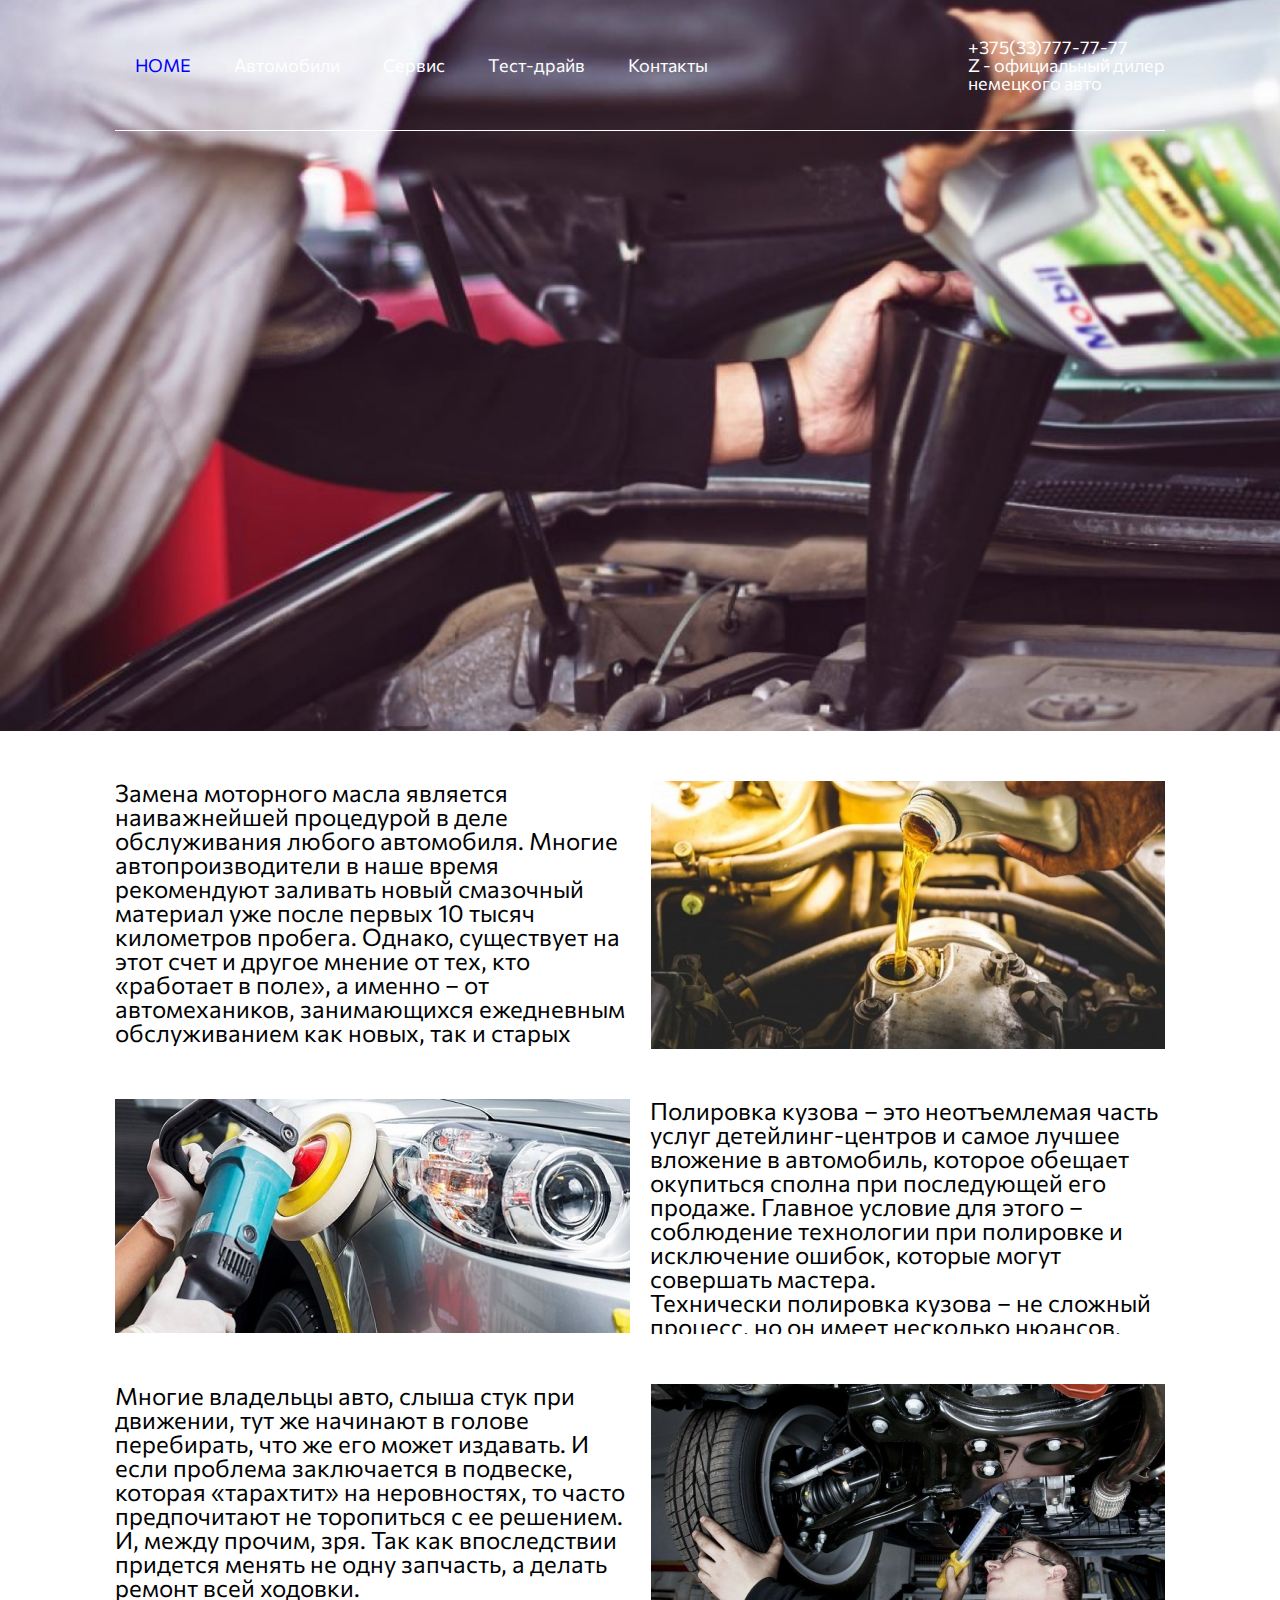
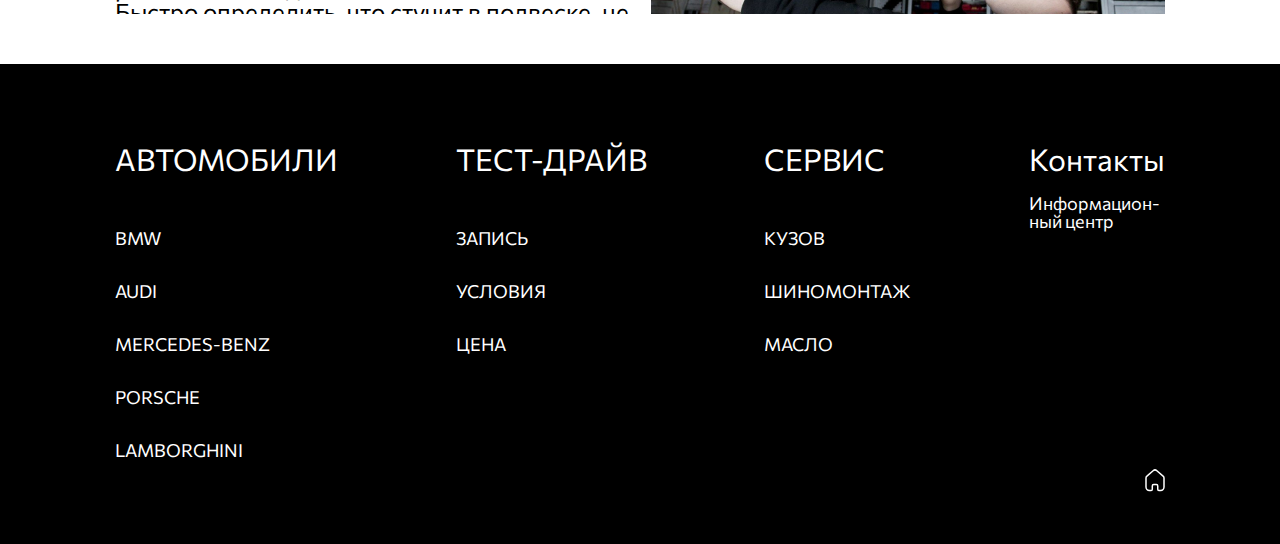
<file: проект+/page-5/index5.html>
<!DOCTYPE html>
<html lang="en">
<head>
    <meta charset="UTF-8">
    <meta http-equiv="X-UA-Compatible" content="IE=edge">
    <meta name="viewport" content="width=device-width, initial-scale=1.0">
    <link rel="stylesheet" href="style5.css">
    <link href="https://fonts.googleapis.com/css2?family=Commissioner:wght@200;400&display=swap" rel="stylesheet">   
    <title>Document</title>
</head>
<body>
<div class="container">
    <header class="header">


        <div class="conteiner_nav">
            <div class="nav">
                <div class="nav_links">

                    <a href="../page-1/index.html">HOME</a>
                    <a href="../page-2/index2.html">Автомобили</a>
                    <a href="../page-5/index5.html">Сервис</a>
                    <a href="../page-6/index6.html">Тест-драйв</a>
                    <a href="../page-6/index6.html#kontakt">Контакты</a>
                </div>
    
                <div class="nav_contakt">
                    <a>+375(33)777-77-77</a>
                    <p>Z - официальный дилер<br>немецкого авто</p>
                </div>
            </div>
        </div>
    </header>

<div class="content">
    <div id="oil" class="content-1">
        <div class="content-1__text">
            <p>Замена моторного масла является наиважнейшей процедурой в деле обслуживания любого автомобиля. Многие автопроизводители в наше время рекомендуют заливать новый смазочный материал уже после первых 10 тысяч километров пробега. Однако, существует на этот счет и другое мнение от тех, кто «работает в поле», а именно – от автомехаников, занимающихся ежедневным обслуживанием как новых, так и старых машин.</p>
            <p>В официальных салонах и сервисах рекомендуют проходить комплексное техническое обслуживание каждые 10 тысяч километров пробега. При этом в большинстве технических руководств к автомобилю от производителей будет сказано о том, что менять то же масло следует по крайней мере каждые 15 тысяч километров пробега. Одновременно со всем этим существует и третья точка зрения от автомехаников. Где же находится истина? Как всегда, она не по середине, а совсем в другом, строго конкретном месте.</p>
            <p>При любом использовании масло, без сомнения, является наиболее важной частью любого автомобиля. И это объясняет, почему нам нужно так часто менять масло: со временем черная жидкость становится гуще и разлагается. К счастью, в каждом гараже знают о важности замены масла, поэтому они напомнят вам о расписании. Регулярная замена масла помогает вашему двигателю дольше работать и экономит много денег для владельцев автомобилей.</p>
        </div>
        <div class="content-1__image">
            <img src="../page-5/img/content-image1.jpg">
        </div>
    </div>
    <div id="basket" class="content-2">
         <div class="content-2__image">
            <img src="../page-5/img/content-image2.jpg">
        </div>
        <div class="content-2__text">
            <p>Полировка кузова – это неотъемлемая часть услуг детейлинг-центров и самое лучшее вложение в автомобиль, которое обещает окупиться сполна при последующей его продаже. Главное условие для этого – соблюдение технологии при полировке и исключение ошибок, которые могут совершать мастера.</p>
            <p>Технически полировка кузова – не сложный процесс, но он имеет несколько нюансов, пренебрегая которыми можно серьёзно испортить свою репутацию как мастера.</p>
            <p>Обращайте особое внимание на рёбра жесткости как металлических, так и пластиковых элементов кузова. Их проще всего прожечь до грунта, поэтому полировать в этих местах следует с максимальной осторожностью. На пластике желательно вообще не полировать ребристые выступы машинкой, а заменить обработку сложного места ручной полировкой.
    Чтобы работа в целом выглядела прекрасно, важно разделять её на участки. Например, за раз выполняйте одну плоскость двери, часть крыши, крыло, или капот.</p>
            <p>Такое условное деление психологически позволит вам не гнаться за результатом и выполнять качественно участок за участком, постепенно доводя свою работу до совершенства. Да и упустить важные моменты – например, тонкий слой лака в нижнем углу двери, будет проще, если производить работу участками, а не весь кузов целиком.
    Не забудьте после полировки каждой секции тщательно чистить полировочный круг и менять пасту. Если этого не делать, качество полировки с каждым переходом на новый участок работы будет ухудшаться.</p>
        </div>
    </div>
    <div id="tires" class="content-3">
        <div class="content-3__text">
            <p>Многие владельцы авто, слыша стук при движении, тут же начинают в голове перебирать, что же его может издавать. И если проблема заключается в подвеске, которая «тарахтит» на неровностях, то часто предпочитают не торопиться с ее решением. И, между прочим, зря. Так как впоследствии придется менять не одну запчасть, а делать ремонт всей ходовки.</p>
            <p>Быстро определить, что стучит в подвеске, не сложно. Для диагностики есть 3 способа.</p>  
            <p>Пожалуй, самым распространенным вариантом являются изношенные стойки стабилизатора. Для проверки необходимо взяться за стойку и активно покачать ее из стороны в сторону. Покачивания вполне достаточно, чтоб определить степень износа.</p>
            <p>Сильно слышный люфт говорит, что стойки уже изжили свое. Еле слышный стук говорит о том, что уже «на грани», но до покупки новых могут послужить. В любом случае, если повреждение присутствует его легко почувствовать рукой, вовремя шатания. А чтобы они дольше вас не беспокоили или не «съедали» бюджет, есть простой способ им продлить срок службы.</p>
            <p>Вторыми по списку, но не по значению, являются амортизаторы. Неисправность амортизаторов вычисляют по характерным масляным подтекам. Если подтеков нет, но подозрения остались, то можно проверить путем раскачивания машины. От раскачивания кузова, амортизаторы будут издавать характерный глухой стук.</p>
            <p>Лучше всего проводить такую диагностику вдвоем, когда один раскачивает, а другой нащупывает опорный подшипник амортизатора. Бывает, что проблема заключена именно в нем, особенно если нет масляных потеков.</p>
            <p>Реже, но все же вполне возможно, проблема кроется в «раздавленных» резиновых втулках стабилизатора. Износ втулки легко определить, просто взглянув на него. Чем больше износ, тем больше зазор между втулкой и стабилизатором. В идеале его вообще не должно быть.</p>
            <p>Эти 3 причины являются самыми «ходовыми» при возникновении стуков подвески.</p>
        </div>
        <div class="content-3__image">
            <img src="../page-5/img/content-image-3.jpg">
        </div>
    </div>
</div>


<div class="aside">
    <div class="aside_container">
        <div class="aside_container_list-1">
            <a href="../page-2/index2.html"><h4>Автомобили</h4></a>
            <a href="../page-3/index3.html">BMW</a>
            <a href="../page-4/index4.html">AUDI</a>
            <span class="aside_none-links" data-title="ссылка не активна"><a>mercedes-benz</a></span>
            <span class="aside_none-links" data-title="ссылка не активна"><a>porsche</a></span>
            <span class="aside_none-links" data-title="ссылка не активна"><a>lamborghini</a></span>
        </div>
        <div class="aside_container_list-2">
            <a href="../page-6/index6.html"><h4>Тест-драйв</h4></a>
            <a href="../page-6/index6.html#writing">Запись</a>
            <a href="../page-6/index6.html#rules">Условия</a>
            <a href="../page-6/index6.html#price">Цена</a>
        </div>
        <div class="aside_container_list-3">
            <a href="../page-5/index5.html"><h4>Сервис</h4></a>
            <a href="../page-5/index5.html#basket">Кузов</a>
            <a href="../page-5/index5.html#tires">Шиномонтаж</a>
            <a href="../page-5/index5.html#oil">Масло</a>
        </div>
        <div class="aside_container_list-4">
            <a href="../page-6/index6.html#kontakt"><h4>Контакты</h4></a>
            <a href="../page-6/index6.html#kontakt">Информацион-<br>ный центр</a>
        </div>


        <div class="btn_icon">
            <a href="../page-1/index.html">
            <svg width="20" height="23" viewBox="0 0 20 23" fill="none" xmlns="http://www.w3.org/2000/svg">
            <path d="M7.30684 20.1497V17.0212C7.30682 16.2254 7.90927 15.5789 8.6557 15.5735H11.3899C12.1399 15.5735 12.7478 16.2217 12.7478 17.0212V20.1594C12.7477 20.8351 13.2535 21.3873 13.8871 21.4031H15.7099C17.527 21.4031 19 19.8327 19 17.8956V8.9958C18.9903 8.23374 18.6547 7.51812 18.0886 7.05261L11.8547 1.69911C10.7626 0.766962 9.21009 0.766962 8.11797 1.69911L1.91139 7.06233C1.34319 7.52595 1.007 8.24276 1 9.00552V17.8956C1 19.8327 2.47304 21.4031 4.29013 21.4031H6.11291C6.76223 21.4031 7.28861 20.8419 7.28861 20.1497" stroke="white" stroke-width="1.5" stroke-linecap="round" stroke-linejoin="round"/>
            </svg>
            </a>
        </div>
    </div>
</div>


</div>
</body>
</html>
</file>
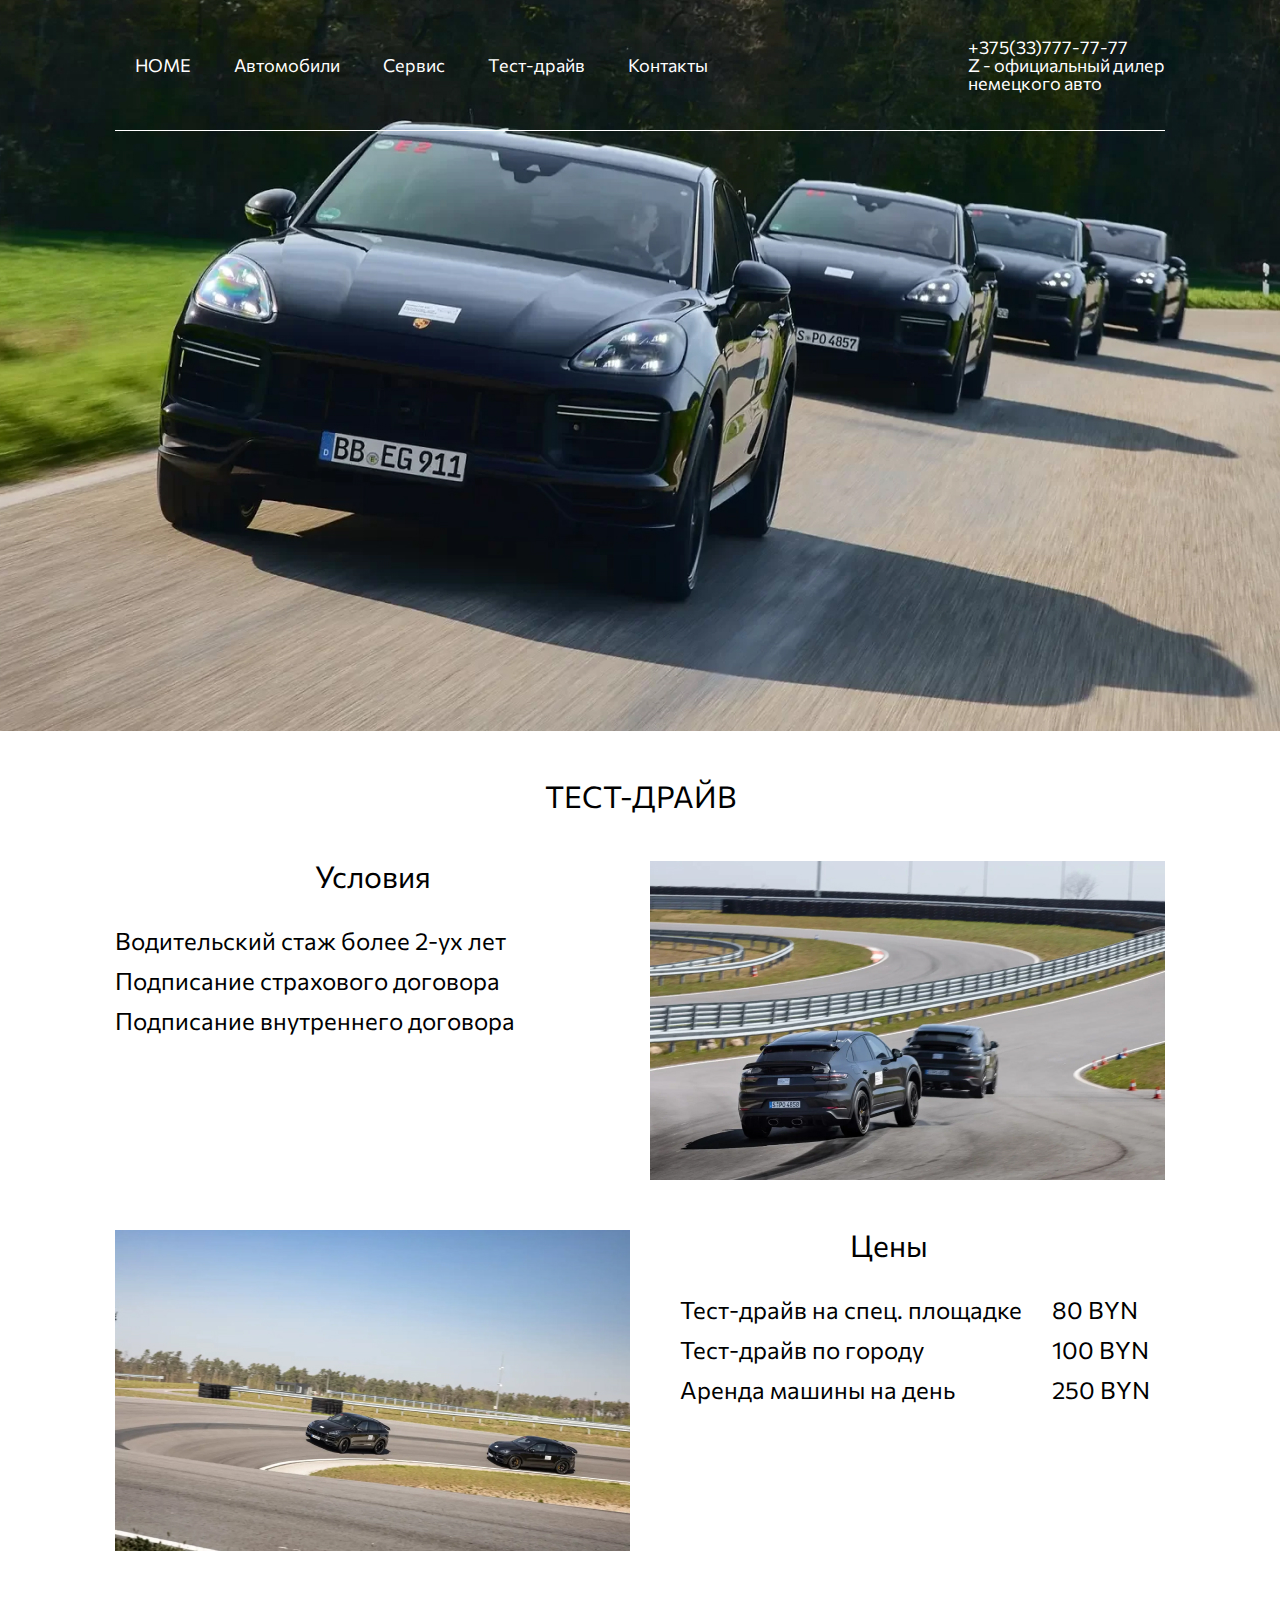
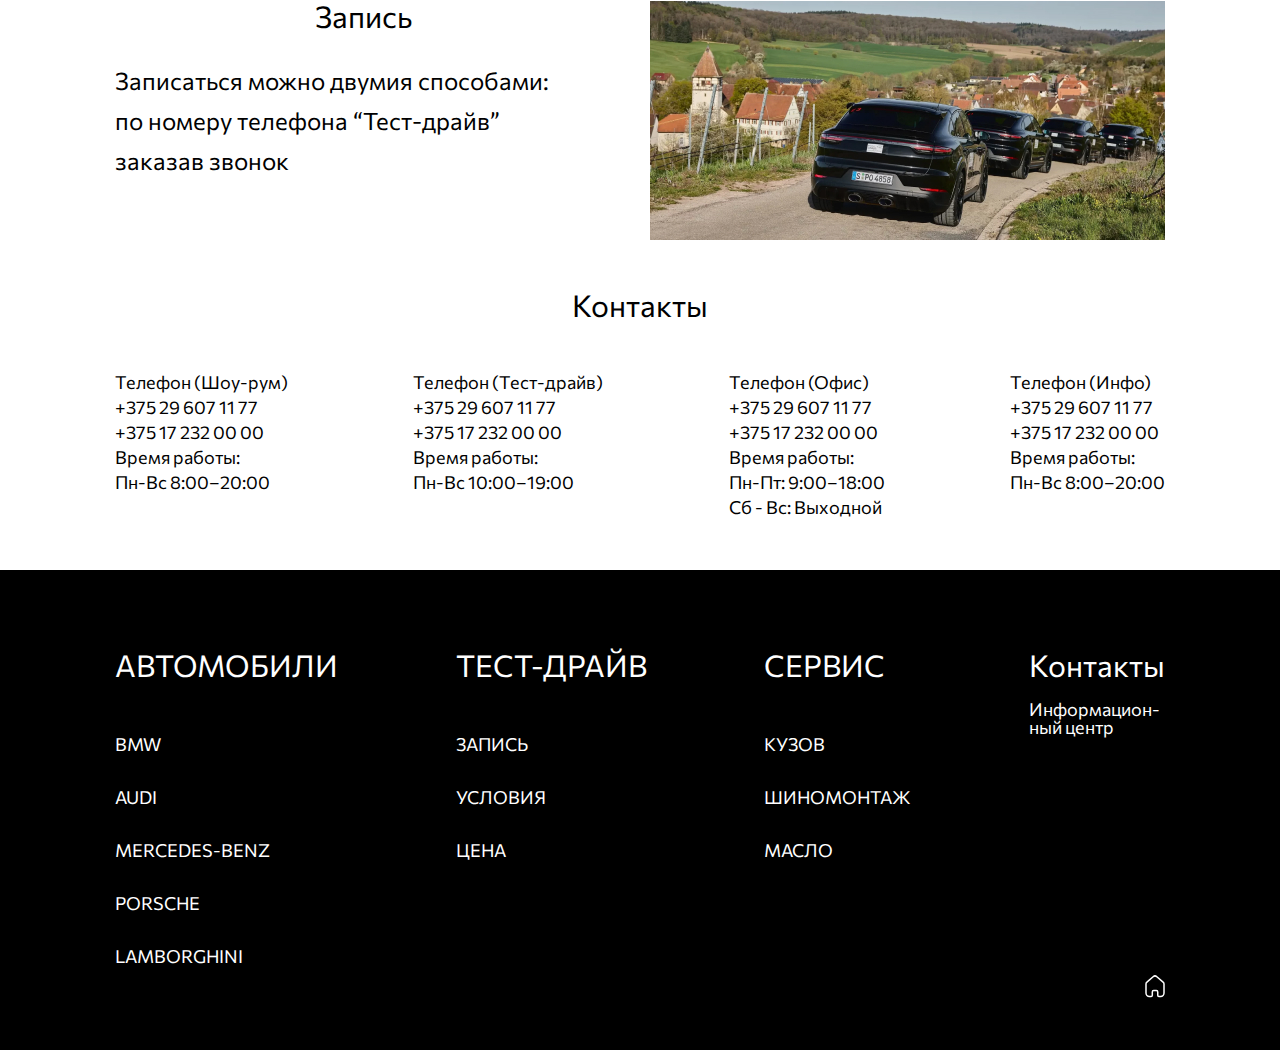
<file: проект+/page-6/index6.html>
<!DOCTYPE html>
<html lang="en">
<head>
    <meta charset="UTF-8">
    <meta http-equiv="X-UA-Compatible" content="IE=edge">
    <meta name="viewport" content="width=device-width, initial-scale=1.0">
    <link rel="stylesheet" href="style6.css">
    <link href="https://fonts.googleapis.com/css2?family=Commissioner:wght@200;400&display=swap" rel="stylesheet">   
    <title>Document</title>
</head>
<body>
<div class="container">
    <header class="header">


        <div class="conteiner_nav">
            <div class="nav">
                <div class="nav_links">
                    <a href="../page-1/index.html">HOME</a>
                    <a href="../page-2/index2.html">Автомобили</a>
                    <a href="../page-5/index5.html">Сервис</a>
                    <a href="../page-6/index6.html">Тест-драйв</a>
                    <a href="../page-6/index6.html#kontakt">Контакты</a>
                </div>
                <div class="nav_contakt">
                    <a>+375(33)777-77-77</a>
                    <p>Z - официальный дилер<br>немецкого авто</p>
                </div>
            </div>
        </div>
    </header>

    <div id="test-drive" class="title_content">
        <h2>ТЕСТ-ДРАЙВ</h2>
    </div>

<div class="content">
    <div class="content_row-1">
        <div id="rules" class="content_col-1">
            <div class="content_col-1__title">
                <h3>Условия</h3>
            </div>
            <div class="content_col-1__text">
                <ul class="content_text-1">
                    <li>Водительский стаж более 2-ух лет</li>
                    <li>Подписание страхового договора</li>
                    <li>Подписание внутреннего договора</li>
                </ul>
            </div>
        </div>
            <div class="content_image-1">
                <img src="../page-6/img/contakt-image1.jpg" alt="image">
            </div>
    </div>
    <div class="content_row-2">
        <div class="content_image-2">
            <img src="../page-6/img/contakt-image2.jpg" alt="image-2">
        </div>
        <div id="price" class="content_col-2">
            <div class="content_col-2__title">
                <h3>Цены</h3>
            </div>
            <div class="content_col-2_place">
                <div class="content_col-2__text">
                    <ul class="content_text-2">
                        <li>Тест-драйв на спец. площадке</li>
                        <li>Тест-драйв по городу</li>
                        <li>Аренда машины на день</li>
                    </ul>
                </div>
                <div class="content_col-2__text-2">
                    <ul class="content_text-2">
                        <li>80 BYN</li>
                        <li>100 BYN</li>
                        <li>250 BYN</li>
                    </ul>
                </div>
            </div>
        </div>
    </div>
    <div class="content_row-3">
        <div id="writing" class="content_col-3">
            <div class="content_col-3__title">
                <h3>Запись</h3>
            </div>
            <div class="content_col-3__text">
                <ul class="content_text-3">
                    <li>Записаться можно двумия способами:</li>
                    <li><a href="../page-6/index6.html#kontakt">по номеру телефона “Тест-драйв”</a></li>
                    <li>заказав звонок</li>
                </ul>
            </div>
        </div>
            <div class="content_image-3">
                <img src="../page-6/img/contakt-image3.jpg" alt="image">
            </div>
    </div>



   <div id="kontakt" class="title_list">
      <h2>Контакты</h2>
    </div>

    <div class="cotent_list">
        <div class="content_list-1">
            <p>Телефон (Шоу-рум)</p>
            <a>+375 29 607 11 77</a><br>
            <a>+375 17 232 00 00</a>
            <p>Время работы:</p>
            <p>Пн-Вс 8:00–20:00</p>
        </div>
        <div class="content_list-2">
            <p>Телефон (Тест-драйв)</p>
            <a>+375 29 607 11 77</a><br>
            <a>+375 17 232 00 00</a>
            <p>Время работы:</p>
            <p>Пн-Вс 10:00–19:00</p>
        </div>
        <div class="content_list-3">
            <p>Телефон (Офис)</p>
            <a>+375 29 607 11 77</a><br>
            <a>+375 17 232 00 00</a>
            <p>Время работы:</p>
            <p>Пн-Пт: 9:00–18:00</p>
            <p>Сб - Вс: Выходной</p>
        </div>
        <div class="content_list-4">
            <p>Телефон (Инфо)</p>
            <a>+375 29 607 11 77</a><br>
            <a>+375 17 232 00 00</a>
            <p>Время работы:</p>
            <p>Пн-Вс 8:00–20:00</p>
        </div>
    </div>
</div>

<div class="aside">
    <div class="aside_container">
        <div class="aside_container_list-1">
            <a href="../page-2/index2.html"><h4>Автомобили</h4></a>
            <a href="../page-3/index3.html">BMW</a>
            <a href="../page-4/index4.html">AUDI</a>
            <span class="aside_none-links" data-title="ссылка не активна"><a>mercedes-benz</a></span>
            <span class="aside_none-links" data-title="ссылка не активна"><a>porsche</a></span>
            <span class="aside_none-links" data-title="ссылка не активна"><a>lamborghini</a></span>
        </div>
        <div class="aside_container_list-2">
            <a href="../page-6/index6.html"><h4>Тест-драйв</h4></a>
            <a href="../page-6/index6.html#writing">Запись</a>
            <a href="../page-6/index6.html#rules">Условия</a>
            <a href="../page-6/index6.html#price">Цена</a>
        </div>
        <div class="aside_container_list-3">
            <a href="../page-5/index5.html"><h4>Сервис</h4></a>
            <a href="../page-5/index5.html#basket">Кузов</a>
            <a href="../page-5/index5.html#tires">Шиномонтаж</a>
            <a href="../page-5/index5.html#oil">Масло</a>
        </div>
        <div class="aside_container_list-4">
            <a href="../page-6/index6.html#kontakt"><h4>Контакты</h4></a>
            <a href="../page-6/index6.html#kontakt">Информацион-<br>ный центр</a>
        </div>
        <div class="btn_icon">
            <a href="../page-1/index.html">
            <svg width="20" height="23" viewBox="0 0 20 23" fill="none" xmlns="http://www.w3.org/2000/svg">
            <path d="M7.30684 20.1497V17.0212C7.30682 16.2254 7.90927 15.5789 8.6557 15.5735H11.3899C12.1399 15.5735 12.7478 16.2217 12.7478 17.0212V20.1594C12.7477 20.8351 13.2535 21.3873 13.8871 21.4031H15.7099C17.527 21.4031 19 19.8327 19 17.8956V8.9958C18.9903 8.23374 18.6547 7.51812 18.0886 7.05261L11.8547 1.69911C10.7626 0.766962 9.21009 0.766962 8.11797 1.69911L1.91139 7.06233C1.34319 7.52595 1.007 8.24276 1 9.00552V17.8956C1 19.8327 2.47304 21.4031 4.29013 21.4031H6.11291C6.76223 21.4031 7.28861 20.8419 7.28861 20.1497" stroke="white" stroke-width="1.5" stroke-linecap="round" stroke-linejoin="round"/>
            </svg>
            </a>
        </div>
    </div>
</div>

</div>    
</body>
</html>
</file>
<file: проект+/page-1/style.css>
*{padding:0;margin:0;border:0;}
*,*:before,*:after{-moz-box-sizing:border-box;-webkit-box-sizing:border-box;box-sizing:border-box;}
:focus,:active{outline:none;}
a:focus,a:active{outline:none;}
nav,footer,header,aside{display:block;}
html,body{height:100%;width:100%;font-size:100%;line-height:1;font-size:14px;-ms-text-size-adjust:100%;-moz-text-size-adjust:100%;-webkit-text-size-adjust:100%;}
input,button,textarea{font-family:inherit;}
input::-ms-clear{display:none;}
button{cursor:pointer;}
button::-moz-focus-inner{padding:0;border:0;}
a,a:visited{text-decoration:none;}
a:hover{text-decoration:none;}
ul li{list-style:none;}
img{vertical-align:top;}
h1,h2,h3,h4,h5,h6{font-size:inherit;font-weight:inherit;}


.header{
    background: url(../page-1/img/header-image-1.jpg);
height: 731px;
max-width: 100%;
background-repeat:no-repeat;
background-size: cover;
overflow: hidden;
margin-bottom: 50px;
position: relative;
}


.conteiner_nav{
    width: 1050px;
    margin: 0 auto; 
}
.nav{
    color: #fff;
    display: flex;
    justify-content: space-between;
    align-items: center;
    font-size: 18px;
    font-family: 'Commissioner', sans-serif;
    margin-top: 38px;
    padding: 0px 0px 38px 0px;
    border-bottom: 1px solid #fff;
}
.nav_links a{
    padding: 0px 0px 50px 0px;
    margin:20px;
    color: #fff;
}
.nav_links a:hover{
    border-bottom: 5px solid #fff;
}






.conteiner_sidebar{
    background-color: black;
    height: 200px;
    width: 350px;
    display: flex;
    justify-content: center;
    padding: 15px 50px 10px 50px;
box-shadow: 0 4px 16px;
font-family: 'Commissioner', sans-serif;
position: absolute;
right: 195px;
bottom: 80px; 
}
.form_title{
    color: #EB0004;
font-size: 24px;
text-align: center;
margin-bottom: 22px; 
}

.form_groupe{
    font-family: 'Commissioner', sans-serif;
    font-size: 18px;   
    margin-bottom: 18px;        
}
.form_input{
width: 250px;
height: 30px;
padding: 5px 10px 5px 10px;
background-color: #fff;
opacity: 0.8;
border-bottom: 1px solid black;
transition: 0.3s;
}

.form_btn{
    font-family: 'Commissioner', sans-serif;
    font-size: 18px;
    width: 250px;
height: 30px;
padding: 5px 20px;
background-color: #EB0004;
color: #fff;
cursor: pointer;
transition: 0.3s;
}
.form_btn:hover,
.form_btn:focus{
    background-color: #B60000;
}
.form_input:hover,
.form_input:focus{
    border-bottom: 3px solid #EB0004;
    
}





.content{
    width: 1050px;
    margin: 0 auto;
}
.content_row-1{
    display: flex;
    justify-content: space-between;
    margin-bottom: 50px;
}
.content_col-1__text{
    font-size: 24px;
    font-family: 'Commissioner', sans-serif;
width: 515px;
}
.content_row-1_btn-1{
    background-color: #131313;
    width: 225px;
    height: 50px;
    font-size: 24px;
    color: #fff;
    font-family: 'Commissioner', sans-serif;
    position: absolute;
    text-align: center;
    padding: 10px;
    margin: 30px 0px 0px 145px;
}

.content_row-1_btn-1:hover{
    border-bottom: 3px solid #EB0004;
}

.content_row-2{
    display: flex;
    justify-content: space-between;
    margin-bottom: 50px;
}
.content_col-2__text{
    font-size: 24px;
    font-family: 'Commissioner', sans-serif;
    width: 515px;
}
.content_row-2_btn-2{
    background-color: #131313;
    width: 225px;
    height: 50px;
    font-size: 24px;
    color: #fff;
    font-family: 'Commissioner', sans-serif;
    position: absolute;
    text-align: center;
    padding: 10px;
    margin: 30px 0px 0px 145px;
}

.row-2_btn_none-links{
    position: relative;
    cursor: pointer;
}
.row-2_btn_none-links:before{
    display: block;
position: absolute;
width: 120px;
background-color: rgba(0, 0,0, 85);
margin-left: 200px;
    bottom: -25px;
padding: 5px;
text-align: center;
font-size: 10px;
color: #fff;
content: attr(data-title);
visibility: hidden;
opacity: 0;
transition:0.3s;
}
.row-2_btn_none-links:hover:before{
    visibility: visible;
     opacity: 1;
}


.content_row-3{
    display: flex;
    justify-content: space-between;
    margin-bottom: 50px;
}
.content_col-3__text{
    font-size: 24px;
    font-family: 'Commissioner', sans-serif;
    width: 515px;
}
.content_row-3_btn-3{
    background-color: #131313;
    width: 225px;
    height: 50px;
    font-size: 24px;
    color: #fff;
    font-family: 'Commissioner', sans-serif;
    position: absolute;
    text-align: center;
    padding: 10px;
    margin: 30px 0px 0px 145px;
}

.row-3_btn_none-links{
    position: relative;
    cursor: pointer;
}
.row-3_btn_none-links:before{
    display: block;
position: absolute;
width: 120px;
background-color: rgba(0, 0,0, 85);
margin-left: 200px;
    bottom: -25px;
padding: 5px;
text-align: center;
font-size: 10px;
color: #fff;
content: attr(data-title);
visibility: hidden;
opacity: 0;
transition:0.3s;
}
.row-3_btn_none-links:hover:before{
    visibility: visible;
     opacity: 1;
}

.content_row-4{
    display: flex;
    justify-content: space-between;
    margin-bottom: 50px;
}
.content_col-4__text{
    font-size: 24px;
    font-family: 'Commissioner', sans-serif;
    width: 515px;
}
.content_row-4_btn-4{
    background-color: #131313;
    width: 225px;
    height: 50px;
    font-size: 24px;
    color: #fff;
    font-family: 'Commissioner', sans-serif;
    position: absolute;
    text-align: center;
    padding: 10px;
    margin: 30px 0px 0px 145px;
}
.content_row-4_btn-4:hover{
    border-bottom: 3px solid #EB0004;
}




.content-2_title{
    font-size: 30px;
    font-family: 'Commissioner', sans-serif;
    margin: 50px 0px 25px 0px;
}
.content-2_row{
    display: flex;
    justify-content: space-between;
    margin-bottom: 50px;
}
.content-2_row a{
    color: #000000;
}
.content-2_col-1{
    display: flex;
    flex-direction: column;
    width: 328px;
}
.content-2_text-1{
    font-size: 18px;
    font-family: 'Commissioner', sans-serif;
    padding-top: 20px;
}

.content-2_col-1:hover{
    transform: scale(1.1,1.1);
    transition:0.2s;
}


.content-2_col-2{
    display: flex;
    flex-direction: column;
    width: 328px;
}
.content-2_text-2{
    font-size: 18px;
    font-family: 'Commissioner', sans-serif;
    padding-top: 20px;
}

.content-2_col-2:hover{
    transform: scale(1.1,1.1);
    transition:0.2s;
}

.content-2_col-3{
    display: flex;
    flex-direction: column;
    width: 328px;
}
.content-2_text-3{
    font-size: 18px;
    font-family: 'Commissioner', sans-serif;
    padding-top: 20px;
}
.content-2_col-3:hover{
    transform: scale(1.1,1.1);
    transition:0.2s;
}



.aside{
    background-color: #000000;
    height: 480px;
    width: 100%;
    color: #fff;
    font-family: 'Commissioner', sans-serif;
    font-size: 18px;
    padding-top: 80px;
}
.aside a{
    color: #fff;
}
.aside_container{
    width: 1050px;
    margin: 0 auto;
    display: flex;
    justify-content: space-between;
    position: relative;
}
h4{
    font-size: 30px;
    padding-bottom: 20px;
}
.aside_container_list-1 a{
 display: block;
 margin-bottom: 35px;
 text-transform: uppercase;
 
}
.aside_container_list-2 a{
    display: block;
    margin-bottom: 35px;
    text-transform: uppercase;
}
.aside_container_list-3 a{
    display: block;
    margin-bottom: 35px;
     text-transform: uppercase;
}
.aside_container_list-4 a{
    display: block;
}
.btn_icon{
    position: absolute;
    right: 0px;
    bottom: 0px;
}
.btn_icon:hover{
    transform: scale(1.2,1.2);
    transition:0.2s;
}
.aside a:hover{
text-decoration: underline;
}





.aside_none-links{
    position: relative;
    cursor: pointer;
 }
 .aside_none-links:before{
 display: block;
 position: absolute;
 width: 120px;
 background-color: #fff;
 bottom: 5px;
 padding: 5px;
 text-align: center;
 font-size: 10px;
 color: #000000;
 content: attr(data-title);
 visibility: hidden;
 opacity: 0;
 transition:0.3s;
 
 }
 .aside_none-links:hover:before{
     visibility: visible;
      opacity: 1;
 }
</file>
<file: проект+/page-2/style2.css>
*{padding:0;margin:0;border:0;}
*,*:before,*:after{-moz-box-sizing:border-box;-webkit-box-sizing:border-box;box-sizing:border-box;}
:focus,:active{outline:none;}
a:focus,a:active{outline:none;}
a {
    text-decoration:none;
  }
nav,footer,header,aside{display:block;}
html,body{height:100%;width:100%;font-size:100%;line-height:1;font-size:14px;-ms-text-size-adjust:100%;-moz-text-size-adjust:100%;-webkit-text-size-adjust:100%;}
input,button,textarea{font-family:inherit;}
input::-ms-clear{display:none;}
button{cursor:pointer;}
button::-moz-focus-inner{padding:0;border:0;}
a,a:visited{text-decoration:none;}
a:hover{text-decoration:none;}
ul li{list-style:none;}
img{vertical-align:top;}
h1,h2,h3,h4,h5,h6{font-size:inherit;font-weight:inherit;}


.header{
    background: url(../page-2/img/header-page2.jpg);
height: 100%;
max-width: 100%;
background-repeat:no-repeat;
background-size: cover;
overflow: hidden;
}



.conteiner_nav{
    width: 1050px;
    margin: 0 auto; 
}
.nav{
    color: #fff;
    display: flex;
    justify-content: space-between;
    align-items: center;
    font-size: 18px;
    font-family: 'Commissioner', sans-serif;
    margin-top: 38px;
    padding: 0px 0px 38px 0px;
    border-bottom: 1px solid #fff;
}
.nav_links a{
    padding: 0px 0px 50px 0px;
    margin:20px;
    color: #fff;
}
.nav_links a:hover{
    border-bottom: 5px solid #fff;
}



.content{
    width: 1050px;
    margin: 0 auto;
}
.column{
display: flex;
flex-direction: column;
margin: 50px 0px;
}
.column__title{
    font-family: 'Commissioner', sans-serif;
font-size: 30px;
margin-bottom: 20px;
display: flex;
justify-content: center;
}
.col_links__list{
    display: flex; 
    justify-content: space-evenly;
    font-family: 'Commissioner', sans-serif;
font-size: 18px;
text-transform: uppercase;
}
.col_links__list a{
    color: #000000;
}


.aside{
    background-color: #000000;
    height: 480px;
    width: 100%;
    color: #fff;
    font-family: 'Commissioner', sans-serif;
    font-size: 18px;
    padding-top: 80px;
}
.aside a{
    color: #fff;
}
.aside_container{
    width: 1050px;
    margin: 0 auto;
    display: flex;
    justify-content: space-between;
    position: relative;
}
h4{
    font-size: 30px;
    padding-bottom: 20px;
}
.aside_container_list-1 a{
 display: block;
 margin-bottom: 35px;
 text-transform: uppercase;
}
.aside_container_list-2 a{
    display: block;
    margin-bottom: 35px;
    text-transform: uppercase;
}
.aside_container_list-3 a{
    display: block;
    margin-bottom: 35px;
     text-transform: uppercase;
}
.aside_container_list-4 a{
    display: block;
}
.btn_icon{
    position: absolute;
right: 0px;
bottom: 0px;
}
.btn_icon:hover{
    transform: scale(1.2,1.2);
    transition:0.2s;
}
.aside a:hover{
text-decoration: underline;
}

.aside_none-links{
    position: relative;
    cursor: pointer;
 }
 .aside_none-links:before{
 display: block;
 position: absolute;
 width: 120px;
 background-color: #fff;
 bottom: 5px;
 padding: 5px;
 text-align: center;
 font-size: 10px;
 color: #000000;
 content: attr(data-title);
 visibility: hidden;
 opacity: 0;
 transition:0.3s;
 
 }
 .aside_none-links:hover:before{
     visibility: visible;
      opacity: 1;
 }






.none-links{
   position: relative;
   cursor: pointer;
}
.none-links:before{
display: block;
position: absolute;
width: 120px;
background-color: rgba(0, 0,0, 85);
bottom: 20px;
padding: 5px;
text-align: center;
font-size: 10px;
color: #fff;
content: attr(data-title);
visibility: hidden;
opacity: 0;
transition:0.3s;

}
.none-links:hover:before{
    visibility: visible;
     opacity: 1;
}
</file>
<file: проект+/page-3/style3.css>
*{padding:0;margin:0;border:0;}
*,*:before,*:after{-moz-box-sizing:border-box;-webkit-box-sizing:border-box;box-sizing:border-box;}
:focus,:active{outline:none;}
a:focus,a:active{outline:none;}
nav,footer,header,aside{display:block;}
html,body{height:100%;width:100%;font-size:100%;line-height:1;font-size:14px;-ms-text-size-adjust:100%;-moz-text-size-adjust:100%;-webkit-text-size-adjust:100%;}
input,button,textarea{font-family:inherit;}
input::-ms-clear{display:none;}
button{cursor:pointer;}
button::-moz-focus-inner{padding:0;border:0;}
a,a:visited{text-decoration:none;}
a:hover{text-decoration:none;}
ul li{list-style:none;}
img{vertical-align:top;}
h1,h2,h3,h4,h5,h6{font-size:inherit;font-weight:inherit;}

.header{
    background: url(../page-3/image/header-image-3.jpg);
height: 731px;
max-width: 100%;
background-repeat:no-repeat;
background-size: cover;
overflow: hidden;
}


.conteiner_nav{
    width: 1050px;
    margin: 0 auto; 
}
.nav{
    color: #fff;
    display: flex;
    justify-content: space-between;
    align-items: center;
    font-size: 18px;
    font-family: 'Commissioner', sans-serif;
    margin-top: 38px;
    padding: 0px 0px 38px 0px;
    border-bottom: 1px solid #fff;
}
.nav_links a{
    padding: 0px 0px 50px 0px;
    margin:20px;
    color: #fff;
}
.nav_links a:hover{
    border-bottom: 5px solid #fff;
}





.content{
    width: 1050px;
    margin: 0 auto;
}
h2{
    font-size: 30px;
    font-family: 'Commissioner', sans-serif;
    margin: 50px 0px;
    text-align: center;
}
.content_row-1{
    display: flex;
    justify-content: space-between;
    margin-bottom: 50px;
}
.content_col-1__text{
    font-size: 24px;
    font-family: 'Commissioner', sans-serif;
    width: 515px;
    height: 265px;
    overflow-y: scroll;
}
.content_row-2{
    display: flex;
    justify-content: space-between;
    margin-bottom: 50px;
}
.content_col-2__text{
    font-size: 24px;
    font-family: 'Commissioner', sans-serif;
    width: 515px;
    height: 266px;
    overflow-y: scroll;
}
.content_row-3{
    display: flex;
    justify-content: space-between;
    margin-bottom: 50px;
}
.content_col-3__text{
    font-size: 24px;
    font-family: 'Commissioner', sans-serif;
    width: 515px;
    height: 284px;
    overflow-y: scroll;
}
.content_row-4{
    display: flex;
    justify-content: space-between;
    margin-bottom: 50px;
}
.content_col-4__text{
    font-size: 24px;
    font-family: 'Commissioner', sans-serif;
    width: 515px;
    height: 269px;
    overflow-y: scroll;
}
.content-2_row-1{
    display: flex;
    justify-content: space-between;
    margin-bottom: 50px;
}
.content-2_col-1__text{
    font-size: 24px;
    font-family: 'Commissioner', sans-serif;
    width: 515px;
    height: 259px;
    overflow-y: scroll;
}


.aside{
    background-color: #000000;
    height: 480px;
    width: 100%;
    color: #fff;
    font-family: 'Commissioner', sans-serif;
    font-size: 18px;
    padding-top: 80px;
}
.aside a{
    color: #fff;
}
.aside_container{
    width: 1050px;
    margin: 0 auto;
    display: flex;
    justify-content: space-between;
    position: relative;
}
h4{
    font-size: 30px;
    padding-bottom: 20px;
}
.aside_container_list-1 a{
 display: block;
 margin-bottom: 35px;
 text-transform: uppercase;
}
.aside_container_list-2 a{
    display: block;
    margin-bottom: 35px;
    text-transform: uppercase;
}
.aside_container_list-3 a{
    display: block;
    margin-bottom: 35px;
     text-transform: uppercase;
}
.aside_container_list-4 a{
    display: block;
}
.btn_up{
    position: absolute; 
    font-family: 'Commissioner', sans-serif;
    font-size: 18px;
    right: 40px;
    bottom: 0px;
}
.btn_icon{
    position: absolute;
    right: 0px;
    bottom: 0px;
}
.btn_icon:hover{
    transform: scale(1.2,1.2);
    transition:0.2s;
}
.aside a:hover{
text-decoration: underline;
}


.aside_none-links{
    position: relative;
    cursor: pointer;
 }
 .aside_none-links:before{
 display: block;
 position: absolute;
 width: 120px;
 background-color: #fff;
 bottom: 5px;
 padding: 5px;
 text-align: center;
 font-size: 10px;
 color: #000000;
 content: attr(data-title);
 visibility: hidden;
 opacity: 0;
 transition:0.3s;
 
 }
 .aside_none-links:hover:before{
     visibility: visible;
      opacity: 1;
 }
</file>
<file: проект+/page-4/style4.css>
*{padding:0;margin:0;border:0;}
*,*:before,*:after{-moz-box-sizing:border-box;-webkit-box-sizing:border-box;box-sizing:border-box;}
:focus,:active{outline:none;}
a:focus,a:active{outline:none;}
nav,footer,header,aside{display:block;}
html,body{height:100%;width:100%;font-size:100%;line-height:1;font-size:14px;-ms-text-size-adjust:100%;-moz-text-size-adjust:100%;-webkit-text-size-adjust:100%;}
input,button,textarea{font-family:inherit;}
input::-ms-clear{display:none;}
button{cursor:pointer;}
button::-moz-focus-inner{padding:0;border:0;}
a,a:visited{text-decoration:none;}
a:hover{text-decoration:none;}
ul li{list-style:none;}
img{vertical-align:top;}
h1,h2,h3,h4,h5,h6{font-size:inherit;font-weight:inherit;}


.header{
    background: url(../page-4/img/header-image4.jpg);
height: 731px;
max-width: 100%;
background-repeat:no-repeat;
background-size: cover;
overflow: hidden;
}


.conteiner_nav{
    width: 1050px;
    margin: 0 auto; 
}
.nav{
    color: #fff;
    display: flex;
    justify-content: space-between;
    align-items: center;
    font-size: 18px;
    font-family: 'Commissioner', sans-serif;
    margin-top: 38px;
    padding: 0px 0px 38px 0px;
    border-bottom: 1px solid #fff;
}
.nav_links a{
    padding: 0px 0px 50px 0px;
    margin:20px;
    color: #fff;
}
.nav_links a:hover{
    border-bottom: 5px solid #fff;
}



.content{
    width: 1050px;
    margin: 0 auto;
}
h2{
    font-size: 30px;
    font-family: 'Commissioner', sans-serif;
    margin: 50px 0px;
    text-align: center;
}
.content_row-1{
    display: flex;
    justify-content: space-between;
    margin-bottom: 50px;
}
.content_col-1__text{
    font-size: 24px;
    font-family: 'Commissioner', sans-serif;
    width: 515px;
    height: 268px;
    overflow-y: scroll;
}
.content_row-2{
    display: flex;
    justify-content: space-between;
    margin-bottom: 50px;
}
.content_col-2__text{
    font-size: 24px;
    font-family: 'Commissioner', sans-serif;
    width: 515px;
    height: 348px;
    overflow-y: scroll;
}
.content_row-3{
    display: flex;
    justify-content: space-between;
    margin-bottom: 50px;
}
.content_col-3__text{
    font-size: 24px;
    font-family: 'Commissioner', sans-serif;
    width: 515px;
    height: 261px;
    overflow-y: scroll;
}
.content-2_row-1{
    display: flex;
    justify-content: space-between;
    margin-bottom: 50px;
}
.content-2_col-1__text{
    font-size: 24px;
    font-family: 'Commissioner', sans-serif;
    width: 515px;
    height: 338px;
    overflow-y: scroll;
}





.aside{
    background-color: #000000;
    height: 480px;
    width: 100%;
    color: #fff;
    font-family: 'Commissioner', sans-serif;
    font-size: 18px;
    padding-top: 80px;
}
.aside a{
    color: #fff;
}
.aside_container{
    width: 1050px;
    margin: 0 auto;
    display: flex;
    justify-content: space-between;
    position: relative;
}
h4{
    font-size: 30px;
    padding-bottom: 20px;
}
.aside_container_list-1 a{
 display: block;
 margin-bottom: 35px;
 text-transform: uppercase;
}
.aside_container_list-2 a{
    display: block;
    margin-bottom: 35px;
    text-transform: uppercase;
}
.aside_container_list-3 a{
    display: block;
    margin-bottom: 35px;
     text-transform: uppercase;
}
.aside_container_list-4 a{
    display: block;
}
.btn_up{
    position: absolute; 
    font-family: 'Commissioner', sans-serif;
    font-size: 18px;
    right: 40px;
    bottom: 0px;
}
.btn_icon{
    position: absolute;
    right: 0px;
    bottom: 0px;
}
.btn_icon:hover{
    transform: scale(1.2,1.2);
    transition:0.2s;
}
.aside a:hover{
text-decoration: underline;
}

.aside_none-links{
    position: relative;
    cursor: pointer;
 }
 .aside_none-links:before{
 display: block;
 position: absolute;
 width: 120px;
 background-color: #fff;
 bottom: 5px;
 padding: 5px;
 text-align: center;
 font-size: 10px;
 color: #000000;
 content: attr(data-title);
 visibility: hidden;
 opacity: 0;
 transition:0.3s;
 
 }
 .aside_none-links:hover:before{
     visibility: visible;
      opacity: 1;
 }
</file>
<file: проект+/page-5/style5.css>
*{padding:0;margin:0;border:0;}
*,*:before,*:after{-moz-box-sizing:border-box;-webkit-box-sizing:border-box;box-sizing:border-box;}
:focus,:active{outline:none;}
a:focus,a:active{outline:none;}
nav,footer,header,aside{display:block;}
html,body{height:100%;width:100%;font-size:100%;line-height:1;font-size:14px;-ms-text-size-adjust:100%;-moz-text-size-adjust:100%;-webkit-text-size-adjust:100%;}
input,button,textarea{font-family:inherit;}
input::-ms-clear{display:none;}
button{cursor:pointer;}
button::-moz-focus-inner{padding:0;border:0;}
a,a:visited{text-decoration:none;}
a:hover{text-decoration:none;}
ul li{list-style:none;}
img{vertical-align:top;}
h1,h2,h3,h4,h5,h6{font-size:inherit;font-weight:inherit;}

.header{
    background: url(../page-5/img/header-image5.jpg);
    height: 731px;
    max-width: 100%;
    background-repeat:no-repeat; 
    background-size: cover; 
    overflow: hidden;
    margin-bottom: 50px;
}


.conteiner_nav{
    width: 1050px;
    margin: 0 auto; 
}
.nav{
    color: #fff;
    display: flex;
    justify-content: space-between;
    align-items: center;
    font-size: 18px;
    font-family: 'Commissioner', sans-serif;
    margin-top: 38px;
    padding: 0px 0px 38px 0px;
    border-bottom: 1px solid #fff;
}
.nav_links a{
    padding: 0px 0px 50px 0px;
    margin:20px;
    color: #fff;
}
.nav_links a:first-child{
    color: blue;
}
.nav_links a:hover{
    border-bottom: 5px solid #fff;
}




.content{
    width: 1050px;
    margin: 0 auto;   
}
.content-1{
    display: flex;
    justify-content: space-between;
    margin-bottom: 50px;
}
.content-1__text{
    font-size: 24px;
    font-family: 'Commissioner', sans-serif;
    width: 515px;
    height: 265px;
    overflow-y: scroll;
}
.content-2{
    display: flex;
    justify-content: space-between;
    margin-bottom: 50px;
}
.content-2__text{
    font-size: 24px;
    font-family: 'Commissioner', sans-serif;
    width: 515px;
    height: 235px;
    overflow-y: scroll;
}
.content-3{
    display: flex;
    justify-content: space-between;
    margin-bottom: 50px;
}
.content-3__text{
    font-size: 24px;
    font-family: 'Commissioner', sans-serif;
    width: 515px;
    height: 230px;
    overflow-y: scroll;
}

    .aside{
        background-color: #000000;
        height: 480px;
        width: 100%;
        color: #fff;
        font-family: 'Commissioner', sans-serif;
        font-size: 18px;
        padding-top: 80px;
    }
    .aside_container{
        width: 1050px;
        margin: 0 auto;
        display: flex;
        justify-content: space-between;
        position: relative;
    }
    .aside a{
        color: #fff;
    }
    h4{
        font-size: 30px;
        padding-bottom: 20px;
    }
    .aside_container_list-1 a{
     display: block;
     margin-bottom: 35px;
     text-transform: uppercase;
    }
    .aside_container_list-2 a{
        display: block;
        margin-bottom: 35px;
        text-transform: uppercase;
    }
    .aside_container_list-3 a{
        display: block;
        margin-bottom: 35px;
         text-transform: uppercase;
    }
    .aside_container_list-4 a{
        display: block;
    }
    .btn_icon{
        position: absolute;
        right: 0px;
        bottom: 0px;
    }
    .btn_icon:hover{
        transform: scale(1.2,1.2);
        transition:0.2s;
    }
    .aside a:hover{
    text-decoration: underline;
    }

    .aside_none-links{
        position: relative;
        cursor: pointer;
     }
     .aside_none-links:before{
     display: block;
     position: absolute;
     width: 120px;
     background-color: #fff;
     bottom: 5px;
     padding: 5px;
     text-align: center;
     font-size: 10px;
     color: #000000;
     content: attr(data-title);
     visibility: hidden;
     opacity: 0;
     transition:0.3s;
     
     }
     .aside_none-links:hover:before{
         visibility: visible;
          opacity: 1;
     }
</file>
<file: проект+/page-6/style6.css>
*{padding:0;margin:0;border:0;}
*,*:before,*:after{-moz-box-sizing:border-box;-webkit-box-sizing:border-box;box-sizing:border-box;}
:focus,:active{outline:none;}
a:focus,a:active{outline:none;}
nav,footer,header,aside{display:block;}
html,body{height:100%;width:100%;font-size:100%;line-height:1;font-size:14px;-ms-text-size-adjust:100%;-moz-text-size-adjust:100%;-webkit-text-size-adjust:100%;}
input,button,textarea{font-family:inherit;}
input::-ms-clear{display:none;}
button{cursor:pointer;}
button::-moz-focus-inner{padding:0;border:0;}
a,a:visited{text-decoration:none;}
a:hover{text-decoration:none;}
ul li{list-style:none;}
img{vertical-align:top;}
h1,h2,h3,h4,h5,h6{font-size:inherit;font-weight:inherit;}


.header{
    background: url(../page-6/img/header-image6.jpg);
height: 731px;
max-width: 100%;
background-repeat:no-repeat;
background-size: cover;
overflow: hidden;
}



.conteiner_nav{
    width: 1050px;
    margin: 0 auto; 
}
.nav{
    color: #fff;
    display: flex;
    justify-content: space-between;
    align-items: center;
    font-size: 18px;
    font-family: 'Commissioner', sans-serif;
    margin-top: 38px;
    padding: 0px 0px 38px 0px;
    border-bottom: 1px solid #fff;
}
.nav_links a{
    padding: 0px 0px 50px 0px;
    margin:20px;
    color: #fff;
}
.nav_links a:hover{
    border-bottom: 5px solid #fff;
}





.title_content{
    font-size: 30px;
    font-family: 'Commissioner';
    margin: 50px 0px;
    text-align: center;
}
h3{
    font-size: 30px;
    font-family: 'Commissioner', sans-serif;
}
.content{
    width: 1050px;
    margin: 0 auto;
}
.content_row-1{
    display: flex;
    justify-content: space-between;
    margin-bottom: 50px;
}
.content_col-1__title{
padding: 0px 0px 30px 200px;
}
.content_col-1__text{
    font-size: 24px;
    font-family: 'Commissioner', sans-serif;
    line-height: 40px;
}
.content_row-2{
    display: flex;
    margin-bottom: 50px;
}
.content_image-2{
width: 535px;
}
.content_col-2_place{
    display: flex;
    justify-content: space-between;
}
.content_col-2__title{
    padding: 0px 0px 30px 200px;
}
.content_col-2__text{
    font-size: 24px;
    font-family: 'Commissioner', sans-serif;
    line-height: 40px;
} 
.content_text-2{
    font-size: 24px;
    font-family: 'Commissioner', sans-serif;
    line-height: 40px; 
    padding-left: 30px;
}
.content_row-3{
    display: flex;
    justify-content: space-between;
    margin-bottom: 50px;
}
.content_row-3 a{
    color: #000000;
}
.content_col-3__title{
    padding: 0px 0px 30px 200px;
}
.content_text-3{
    font-size: 24px;
    font-family: 'Commissioner', sans-serif;
    line-height: 40px;
}
.title_list{
    font-size: 30px;
    font-family: 'Commissioner', sans-serif;
    margin: 50px 0px;
    text-align: center;
}
.cotent_list{
    display: flex;
    justify-content: space-between;
    font-size: 18px;
    font-family: 'Commissioner', sans-serif;
    line-height: 25px;
    margin-bottom: 50px;
}
.aside{
    background-color: #000000;
    height: 480px;
    width: 100%;
    color: #fff;
    font-family: 'Commissioner', sans-serif;
    font-size: 18px;
    padding-top: 80px;
}
.aside a{
    color: #fff;
}
.aside_container{
    width: 1050px;
    margin: 0 auto;
    display: flex;
    justify-content: space-between;
    position: relative;
}
h4{
    font-size: 30px;
    padding-bottom: 20px;
}
.aside_container_list-1 a{
 display: block;
 margin-bottom: 35px;
 text-transform: uppercase;
}
.aside_container_list-2 a{
    display: block;
    margin-bottom: 35px;
    text-transform: uppercase;
}
.aside_container_list-3 a{
    display: block;
    margin-bottom: 35px;
     text-transform: uppercase;
}
.aside_container_list-4 a{
    display: block;
}
.btn_icon{
    position: absolute;
    right: 0px;
    bottom: 0px;
}
.btn_icon:hover{
    transform: scale(1.2,1.2);
    transition:0.2s;
}
.aside a:hover{
text-decoration: underline;
}

.aside_none-links{
    position: relative;
    cursor: pointer;
 }
 .aside_none-links:before{
 display: block;
 position: absolute;
 width: 120px;
 background-color: #fff;
 bottom: 5px;
 padding: 5px;
 text-align: center;
 font-size: 10px;
 color: #000000;
 content: attr(data-title);
 visibility: hidden;
 opacity: 0;
 transition:0.3s;
 
 }
 .aside_none-links:hover:before{
     visibility: visible;
      opacity: 1;
 }
</file>
